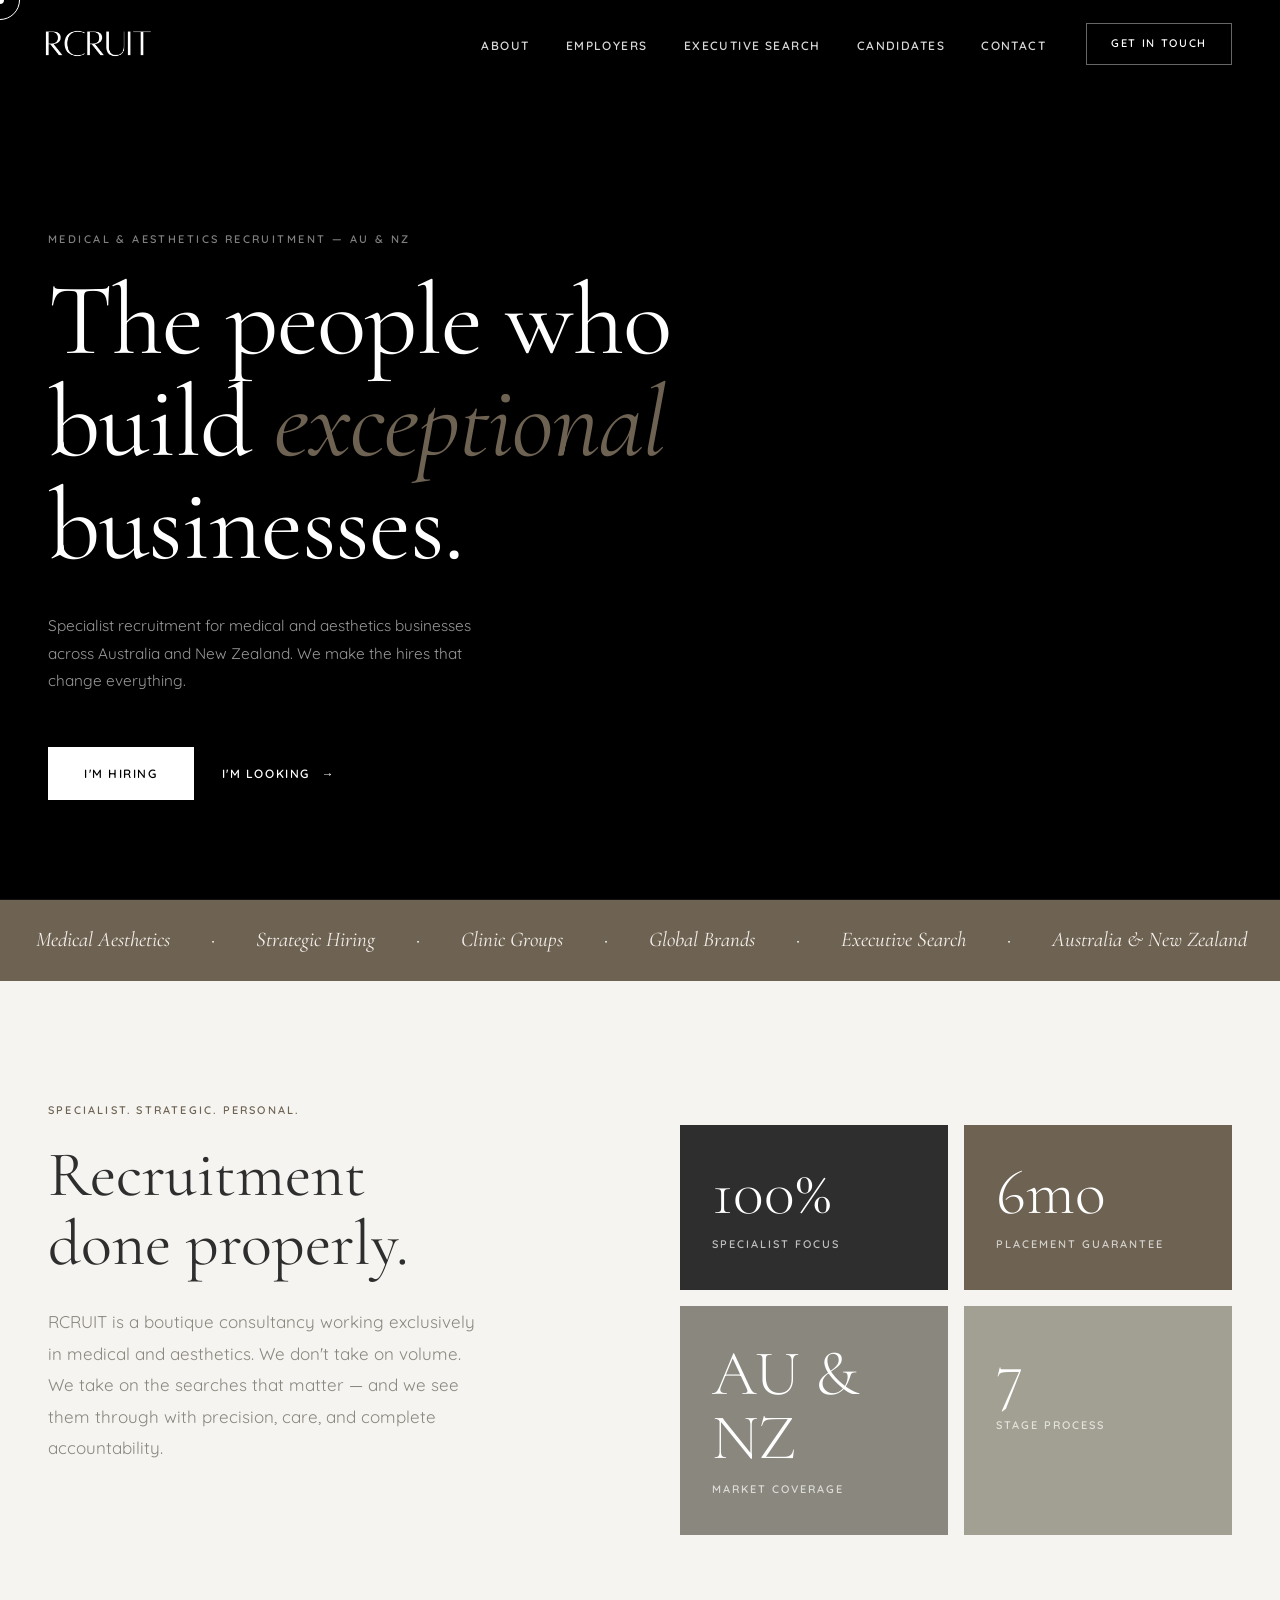
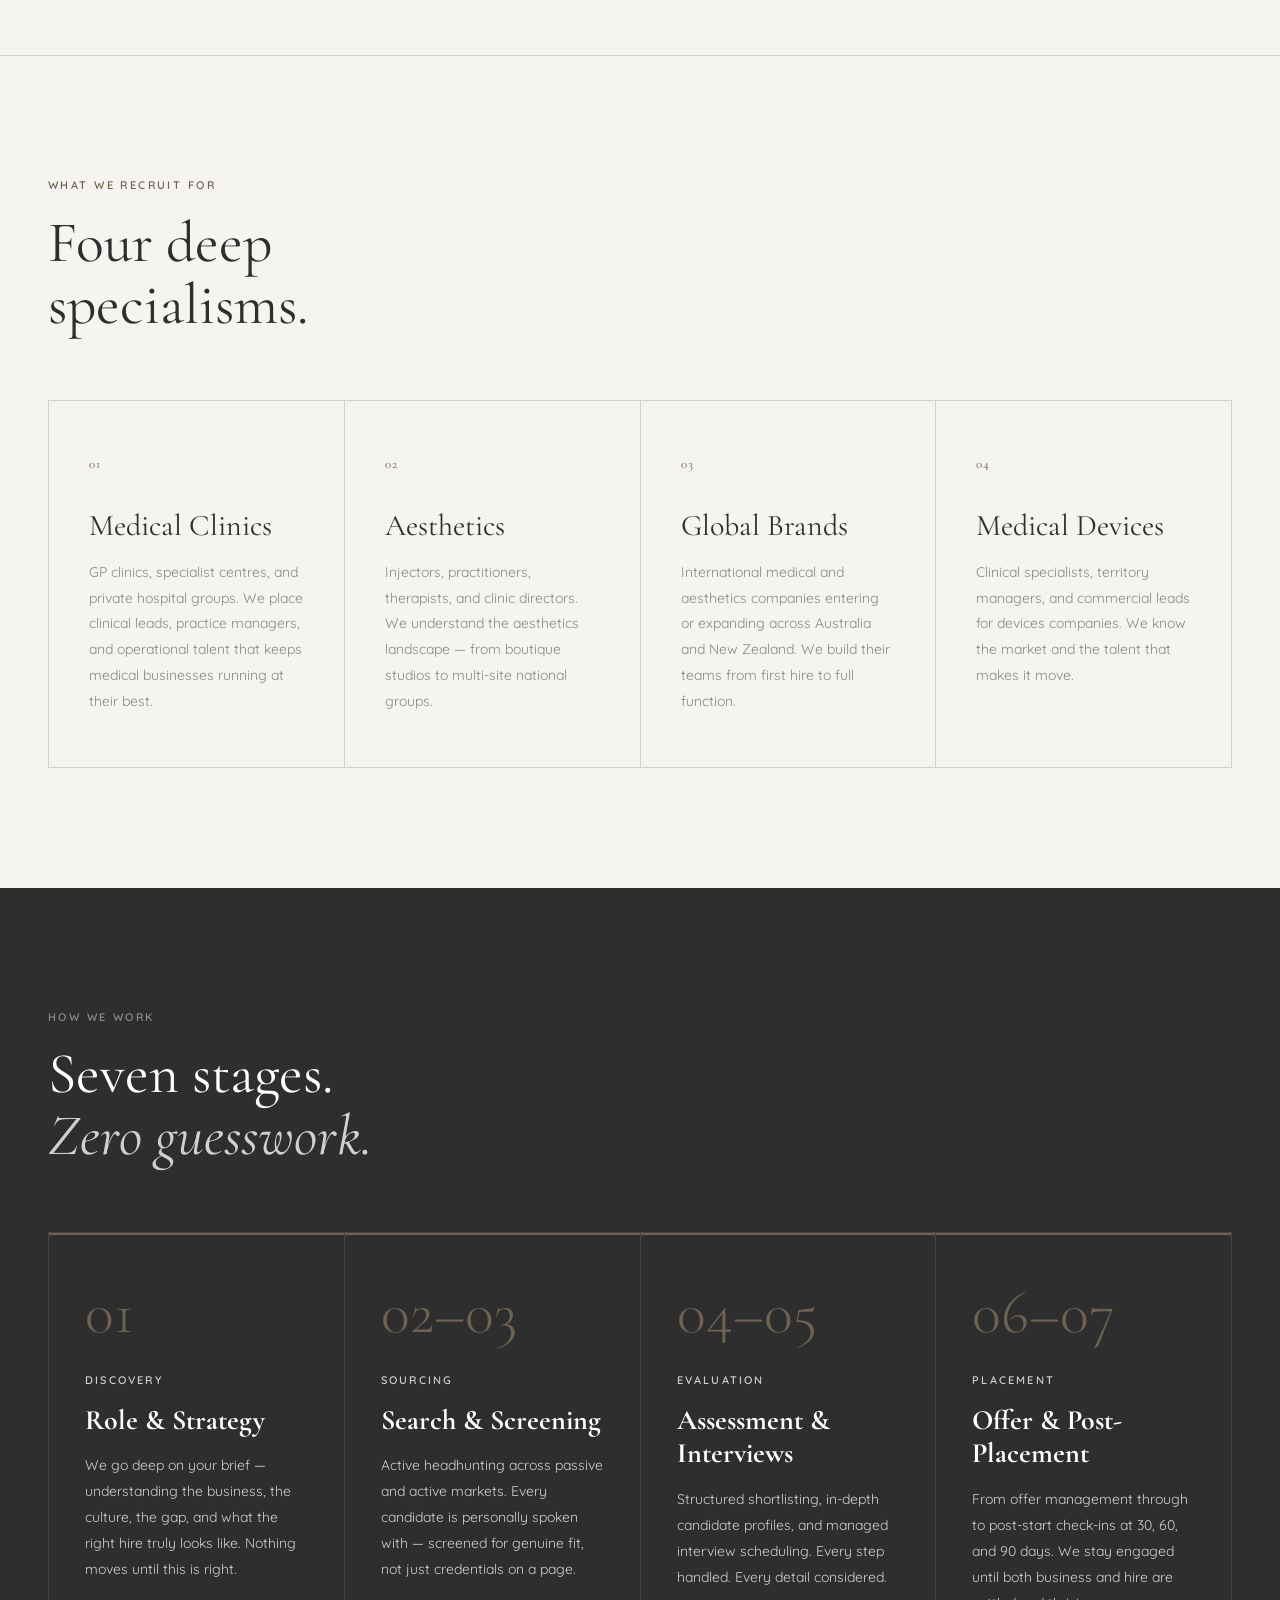
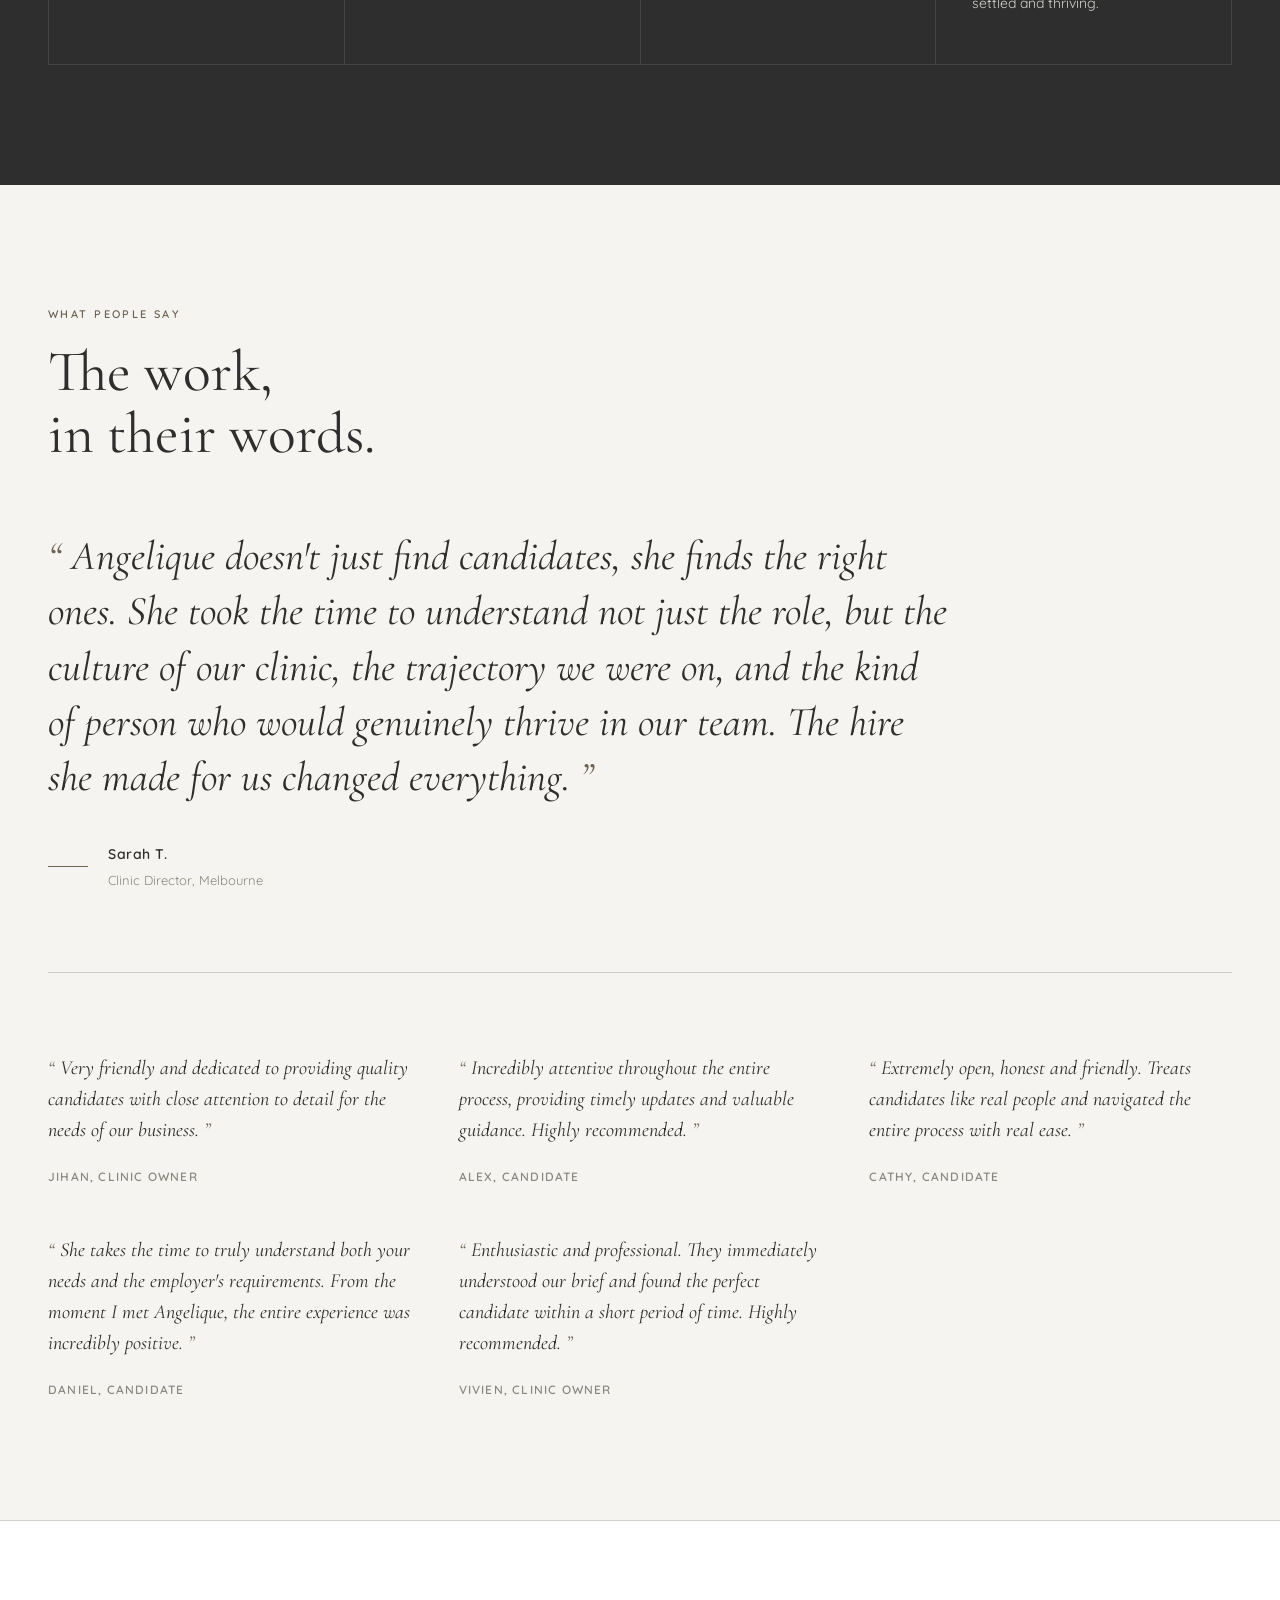
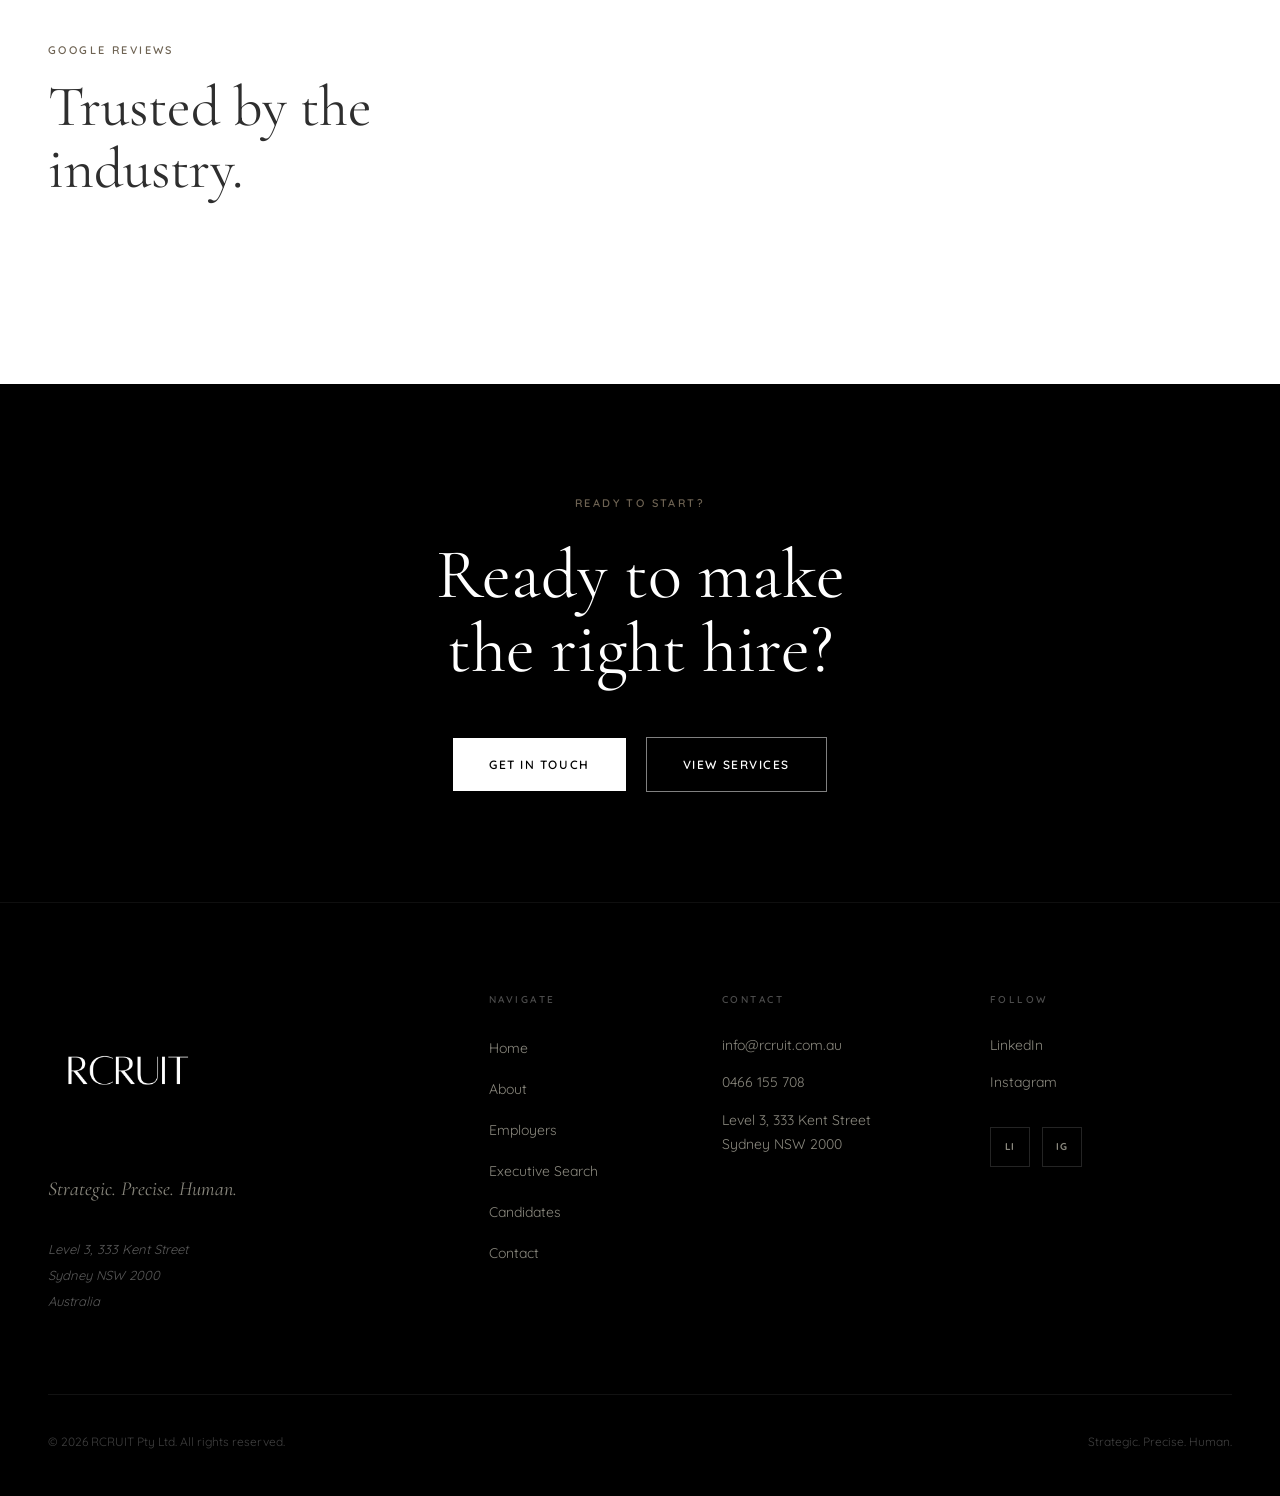
<file: index.html>
<!DOCTYPE html>
<html lang="en">
<head>
  <meta charset="UTF-8" />
  <meta name="viewport" content="width=device-width, initial-scale=1.0" />
  <title>RCRUIT — Strategic. Precise. Human.</title>
  <meta name="description" content="Specialist recruitment for medical and aesthetics businesses across Australia and New Zealand. RCRUIT makes the hires that change everything." />
  <link rel="canonical" href="https://rcruit.com.au/" />
  <link rel="preconnect" href="https://fonts.googleapis.com" />
  <link rel="preconnect" href="https://fonts.gstatic.com" crossorigin />
  <link href="https://fonts.googleapis.com/css2?family=Cormorant+Garamond:ital,wght@0,300;0,400;0,500;0,600;1,300;1,400;1,500&family=Quicksand:wght@300;400;500;600;700&display=swap" rel="stylesheet" />
  <link rel="stylesheet" href="css/style.css" />
  <script src="https://elfsightcdn.com/platform.js" async></script>
</head>
<body>

  <!-- Cursor -->
  <div class="cursor-dot" aria-hidden="true"></div>
  <div class="cursor-ring" aria-hidden="true"></div>

  <!-- Page Transition Overlay -->
  <div class="page-transition" aria-hidden="true"></div>

  <!-- Navigation -->
  <nav class="nav" role="navigation" aria-label="Main navigation">
    <div class="nav-inner">
      <a href="index.html" class="nav-logo-link" aria-label="RCRUIT — Home">
        <img src="logo.png" alt="RCRUIT" class="nav-logo" />
      </a>
      <div class="nav-right">
        <ul class="nav-links" role="list">
          <li><a href="about.html" class="nav-link">About</a></li>
          <li><a href="employers.html" class="nav-link">Employers</a></li>
          <li><a href="executive-search.html" class="nav-link">Executive Search</a></li>
          <li><a href="candidates.html" class="nav-link">Candidates</a></li>
          <li><a href="contact.html" class="nav-link">Contact</a></li>
        </ul>
        <a href="contact.html" class="nav-cta">Get In Touch</a>
        <button class="hamburger" aria-label="Toggle menu" aria-expanded="false">
          <span></span><span></span><span></span>
        </button>
      </div>
    </div>
  </nav>

  <!-- Mobile Menu -->
  <div class="mobile-menu" role="dialog" aria-label="Mobile navigation">
    <nav class="mob-links">
      <a href="index.html" class="mob-link">Home</a>
      <a href="about.html" class="mob-link">About</a>
      <a href="employers.html" class="mob-link">Employers</a>
      <a href="executive-search.html" class="mob-link">Executive Search</a>
      <a href="candidates.html" class="mob-link">Candidates</a>
      <a href="contact.html" class="mob-link">Contact</a>
    </nav>
    <div class="mob-footer">
      <a href="mailto:info@rcruit.com.au">info@rcruit.com.au</a>
      <a href="tel:0466155708">0466 155 708</a>
    </div>
  </div>

  <main>

    <!-- HERO -->
    <section class="hero" aria-label="Hero">
      <div class="container hero-inner">
        <p class="label-tag label-tag--light">Medical &amp; Aesthetics Recruitment — AU &amp; NZ</p>
        <h1 class="hero-title">
          The people who build <em class="taupe">exceptional</em> businesses.
        </h1>
        <p class="hero-sub">
          Specialist recruitment for medical and aesthetics businesses across Australia and New Zealand. We make the hires that change everything.
        </p>
        <div class="hero-ctas">
          <a href="employers.html" class="btn btn--white">I'm Hiring</a>
          <a href="candidates.html" class="link-arrow">
            I'm Looking <span class="arr">→</span>
          </a>
        </div>
      </div>
    </section>

    <!-- MARQUEE -->
    <div class="marquee-section" aria-hidden="true">
      <div class="marquee-track">
        <!-- Set 1 -->
        <span class="marquee-item">Medical Aesthetics</span>
        <span class="marquee-sep">&nbsp;·&nbsp;</span>
        <span class="marquee-item">Strategic Hiring</span>
        <span class="marquee-sep">&nbsp;·&nbsp;</span>
        <span class="marquee-item">Clinic Groups</span>
        <span class="marquee-sep">&nbsp;·&nbsp;</span>
        <span class="marquee-item">Global Brands</span>
        <span class="marquee-sep">&nbsp;·&nbsp;</span>
        <span class="marquee-item">Executive Search</span>
        <span class="marquee-sep">&nbsp;·&nbsp;</span>
        <span class="marquee-item">Australia &amp; New Zealand</span>
        <span class="marquee-sep">&nbsp;·&nbsp;</span>
        <!-- Set 2 -->
        <span class="marquee-item">Medical Aesthetics</span>
        <span class="marquee-sep">&nbsp;·&nbsp;</span>
        <span class="marquee-item">Strategic Hiring</span>
        <span class="marquee-sep">&nbsp;·&nbsp;</span>
        <span class="marquee-item">Clinic Groups</span>
        <span class="marquee-sep">&nbsp;·&nbsp;</span>
        <span class="marquee-item">Global Brands</span>
        <span class="marquee-sep">&nbsp;·&nbsp;</span>
        <span class="marquee-item">Executive Search</span>
        <span class="marquee-sep">&nbsp;·&nbsp;</span>
        <span class="marquee-item">Australia &amp; New Zealand</span>
        <span class="marquee-sep">&nbsp;·&nbsp;</span>
        <!-- Set 3 -->
        <span class="marquee-item">Medical Aesthetics</span>
        <span class="marquee-sep">&nbsp;·&nbsp;</span>
        <span class="marquee-item">Strategic Hiring</span>
        <span class="marquee-sep">&nbsp;·&nbsp;</span>
        <span class="marquee-item">Clinic Groups</span>
        <span class="marquee-sep">&nbsp;·&nbsp;</span>
        <span class="marquee-item">Global Brands</span>
        <span class="marquee-sep">&nbsp;·&nbsp;</span>
        <span class="marquee-item">Executive Search</span>
        <span class="marquee-sep">&nbsp;·&nbsp;</span>
        <span class="marquee-item">Australia &amp; New Zealand</span>
        <span class="marquee-sep">&nbsp;·&nbsp;</span>
        <!-- Set 4 -->
        <span class="marquee-item">Medical Aesthetics</span>
        <span class="marquee-sep">&nbsp;·&nbsp;</span>
        <span class="marquee-item">Strategic Hiring</span>
        <span class="marquee-sep">&nbsp;·&nbsp;</span>
        <span class="marquee-item">Clinic Groups</span>
        <span class="marquee-sep">&nbsp;·&nbsp;</span>
        <span class="marquee-item">Global Brands</span>
        <span class="marquee-sep">&nbsp;·&nbsp;</span>
        <span class="marquee-item">Executive Search</span>
        <span class="marquee-sep">&nbsp;·&nbsp;</span>
        <span class="marquee-item">Australia &amp; New Zealand</span>
        <span class="marquee-sep">&nbsp;·&nbsp;</span>
      </div>
    </div>

    <!-- INTRO + STATS -->
    <section class="intro-section" aria-label="Introduction">
      <div class="container">
        <div class="intro-grid">
          <div>
            <p class="intro-eyebrow" data-reveal>Specialist. Strategic. Personal.</p>
            <h2 class="intro-title" data-reveal data-delay="1">Recruitment<br />done properly.</h2>
            <p class="intro-body" data-reveal data-delay="2">
              RCRUIT is a boutique consultancy working exclusively in medical and aesthetics. We don't take on volume. We take on the searches that matter — and we see them through with precision, care, and complete accountability.
            </p>
          </div>
          <div class="stats-grid">
            <div class="stat-card stat-card--charcoal" data-reveal data-delay="1">
              <div class="stat-number">100%</div>
              <div class="stat-label">Specialist Focus</div>
            </div>
            <div class="stat-card stat-card--taupe" data-reveal data-delay="2">
              <div class="stat-number">6mo</div>
              <div class="stat-label">Placement Guarantee</div>
            </div>
            <div class="stat-card stat-card--warm-grey" data-reveal data-delay="3">
              <div class="stat-number">AU &amp; NZ</div>
              <div class="stat-label">Market Coverage</div>
            </div>
            <div class="stat-card stat-card--greige" data-reveal data-delay="4">
              <div class="stat-number">7</div>
              <div class="stat-label">Stage Process</div>
            </div>
          </div>
        </div>
      </div>
    </section>

    <!-- SPECIALISMS -->
    <section class="specialisms-section" aria-label="Our specialisms">
      <div class="container">
        <div class="section-head" data-reveal>
          <p class="section-eye">What We Recruit For</p>
          <h2 class="section-title">Four deep<br />specialisms.</h2>
        </div>
        <div class="specialism-grid">
          <article class="specialism-card" data-reveal data-delay="1">
            <p class="spec-num">01</p>
            <h3 class="spec-title">Medical Clinics</h3>
            <p class="spec-text">GP clinics, specialist centres, and private hospital groups. We place clinical leads, practice managers, and operational talent that keeps medical businesses running at their best.</p>
          </article>
          <article class="specialism-card" data-reveal data-delay="2">
            <p class="spec-num">02</p>
            <h3 class="spec-title">Aesthetics</h3>
            <p class="spec-text">Injectors, practitioners, therapists, and clinic directors. We understand the aesthetics landscape — from boutique studios to multi-site national groups.</p>
          </article>
          <article class="specialism-card" data-reveal data-delay="3">
            <p class="spec-num">03</p>
            <h3 class="spec-title">Global Brands</h3>
            <p class="spec-text">International medical and aesthetics companies entering or expanding across Australia and New Zealand. We build their teams from first hire to full function.</p>
          </article>
          <article class="specialism-card" data-reveal data-delay="4">
            <p class="spec-num">04</p>
            <h3 class="spec-title">Medical Devices</h3>
            <p class="spec-text">Clinical specialists, territory managers, and commercial leads for devices companies. We know the market and the talent that makes it move.</p>
          </article>
        </div>
      </div>
    </section>

    <!-- PROCESS -->
    <section class="process-section" aria-label="Our process">
      <div class="container">
        <div class="section-head" data-reveal>
          <p class="section-eye section-eye--light">How We Work</p>
          <h2 class="section-title" style="color:var(--white);">Seven stages.<br /><em class="mist">Zero guesswork.</em></h2>
        </div>
        <div class="process-grid">
          <div class="process-col" data-reveal data-delay="1">
            <div class="process-num">01</div>
            <p class="process-stage">Discovery</p>
            <h3 class="process-title">Role &amp; Strategy</h3>
            <p class="process-text">We go deep on your brief — understanding the business, the culture, the gap, and what the right hire truly looks like. Nothing moves until this is right.</p>
          </div>
          <div class="process-col" data-reveal data-delay="2">
            <div class="process-num">02–03</div>
            <p class="process-stage">Sourcing</p>
            <h3 class="process-title">Search &amp; Screening</h3>
            <p class="process-text">Active headhunting across passive and active markets. Every candidate is personally spoken with — screened for genuine fit, not just credentials on a page.</p>
          </div>
          <div class="process-col" data-reveal data-delay="3">
            <div class="process-num">04–05</div>
            <p class="process-stage">Evaluation</p>
            <h3 class="process-title">Assessment &amp; Interviews</h3>
            <p class="process-text">Structured shortlisting, in-depth candidate profiles, and managed interview scheduling. Every step handled. Every detail considered.</p>
          </div>
          <div class="process-col" data-reveal data-delay="4">
            <div class="process-num">06–07</div>
            <p class="process-stage">Placement</p>
            <h3 class="process-title">Offer &amp; Post-Placement</h3>
            <p class="process-text">From offer management through to post-start check-ins at 30, 60, and 90 days. We stay engaged until both business and hire are settled and thriving.</p>
          </div>
        </div>
      </div>
    </section>

    <!-- TESTIMONIALS -->
    <section class="testimonials-section" aria-label="Testimonials">
      <div class="container">
        <div class="section-head" data-reveal>
          <p class="section-eye">What People Say</p>
          <h2 class="section-title">The work,<br />in their words.</h2>
        </div>

        <div class="testimonial-featured" data-reveal>
          <blockquote class="t-featured-quote">
            Angelique doesn't just find candidates, she finds the right ones. She took the time to understand not just the role, but the culture of our clinic, the trajectory we were on, and the kind of person who would genuinely thrive in our team. The hire she made for us changed everything.
          </blockquote>
          <div class="t-author">
            <div class="t-author-dot"></div>
            <div>
              <p class="t-author-name">Sarah T.</p>
              <p class="t-author-role">Clinic Director, Melbourne</p>
            </div>
          </div>
        </div>

        <div class="testimonials-grid">
          <div class="t-card" data-reveal data-delay="1">
            <blockquote class="t-card-quote">
              Very friendly and dedicated to providing quality candidates with close attention to detail for the needs of our business.
            </blockquote>
            <p class="t-card-author">Jihan, Clinic Owner</p>
          </div>
          <div class="t-card" data-reveal data-delay="2">
            <blockquote class="t-card-quote">
              Incredibly attentive throughout the entire process, providing timely updates and valuable guidance. Highly recommended.
            </blockquote>
            <p class="t-card-author">Alex, Candidate</p>
          </div>
          <div class="t-card" data-reveal data-delay="3">
            <blockquote class="t-card-quote">
              Extremely open, honest and friendly. Treats candidates like real people and navigated the entire process with real ease.
            </blockquote>
            <p class="t-card-author">Cathy, Candidate</p>
          </div>
          <div class="t-card" data-reveal data-delay="4">
            <blockquote class="t-card-quote">
              She takes the time to truly understand both your needs and the employer's requirements. From the moment I met Angelique, the entire experience was incredibly positive.
            </blockquote>
            <p class="t-card-author">Daniel, Candidate</p>
          </div>
          <div class="t-card" data-reveal data-delay="5">
            <blockquote class="t-card-quote">
              Enthusiastic and professional. They immediately understood our brief and found the perfect candidate within a short period of time. Highly recommended.
            </blockquote>
            <p class="t-card-author">Vivien, Clinic Owner</p>
          </div>
        </div>
      </div>
    </section>

    <!-- GOOGLE REVIEWS -->
    <section class="reviews-section" aria-label="Google Reviews">
      <div class="container">
        <div class="section-head" data-reveal>
          <p class="section-eye">Google Reviews</p>
          <h2 class="section-title">Trusted by the<br />industry.</h2>
        </div>
        <div data-reveal data-delay="1">
          <div class="elfsight-app-8a62e30c-fa4a-4511-ba09-f2f85328e8db" data-elfsight-app-lazy></div>
        </div>
      </div>
    </section>

    <!-- CTA BANNER -->
    <section class="cta-banner" aria-label="Call to action">
      <div class="container">
        <p class="cta-banner-eye" data-reveal>Ready to Start?</p>
        <h2 class="cta-banner-title" data-reveal data-delay="1">
          Ready to make<br />the right hire?
        </h2>
        <div class="cta-banner-btns" data-reveal data-delay="2">
          <a href="contact.html" class="btn btn--white">Get In Touch</a>
          <a href="employers.html" class="btn btn--outline-white">View Services</a>
        </div>
      </div>
    </section>

  </main>

  <!-- FOOTER -->
  <footer>
    <div class="container">
      <div class="footer-grid">
        <div class="footer-brand">
          <img src="logo.png" alt="RCRUIT" class="footer-logo" />
          <p class="footer-tagline">Strategic. Precise. Human.</p>
          <address class="footer-address">
            Level 3, 333 Kent Street<br />
            Sydney NSW 2000<br />
            Australia
          </address>
        </div>
        <div>
          <p class="footer-col-head">Navigate</p>
          <ul class="footer-nav-list" role="list">
            <li><a href="index.html" class="footer-nav-link">Home</a></li>
            <li><a href="about.html" class="footer-nav-link">About</a></li>
            <li><a href="employers.html" class="footer-nav-link">Employers</a></li>
            <li><a href="executive-search.html" class="footer-nav-link">Executive Search</a></li>
            <li><a href="candidates.html" class="footer-nav-link">Candidates</a></li>
            <li><a href="contact.html" class="footer-nav-link">Contact</a></li>
          </ul>
        </div>
        <div>
          <p class="footer-col-head">Contact</p>
          <div class="footer-contact-list">
            <a href="mailto:info@rcruit.com.au" class="footer-contact-item">info@rcruit.com.au</a>
            <a href="tel:0466155708" class="footer-contact-item">0466 155 708</a>
            <span class="footer-contact-item">Level 3, 333 Kent Street<br />Sydney NSW 2000</span>
          </div>
        </div>
        <div>
          <p class="footer-col-head">Follow</p>
          <div class="footer-contact-list">
            <a href="https://linkedin.com/company/rcruitaus" target="_blank" rel="noopener noreferrer" class="footer-contact-item">LinkedIn</a>
            <a href="https://instagram.com/rcruit_/" target="_blank" rel="noopener noreferrer" class="footer-contact-item">Instagram</a>
          </div>
          <div class="footer-socials">
            <a href="https://linkedin.com/company/rcruitaus" target="_blank" rel="noopener noreferrer" class="footer-social" aria-label="LinkedIn">LI</a>
            <a href="https://instagram.com/rcruit_/" target="_blank" rel="noopener noreferrer" class="footer-social" aria-label="Instagram">IG</a>
          </div>
        </div>
      </div>
      <div class="footer-bottom">
        <p class="footer-copy">&copy; 2026 RCRUIT Pty Ltd. All rights reserved.</p>
        <p class="footer-copy">Strategic. Precise. Human.</p>
      </div>
    </div>
  </footer>

  <script src="js/main.js"></script>
</body>
</html>
</file>
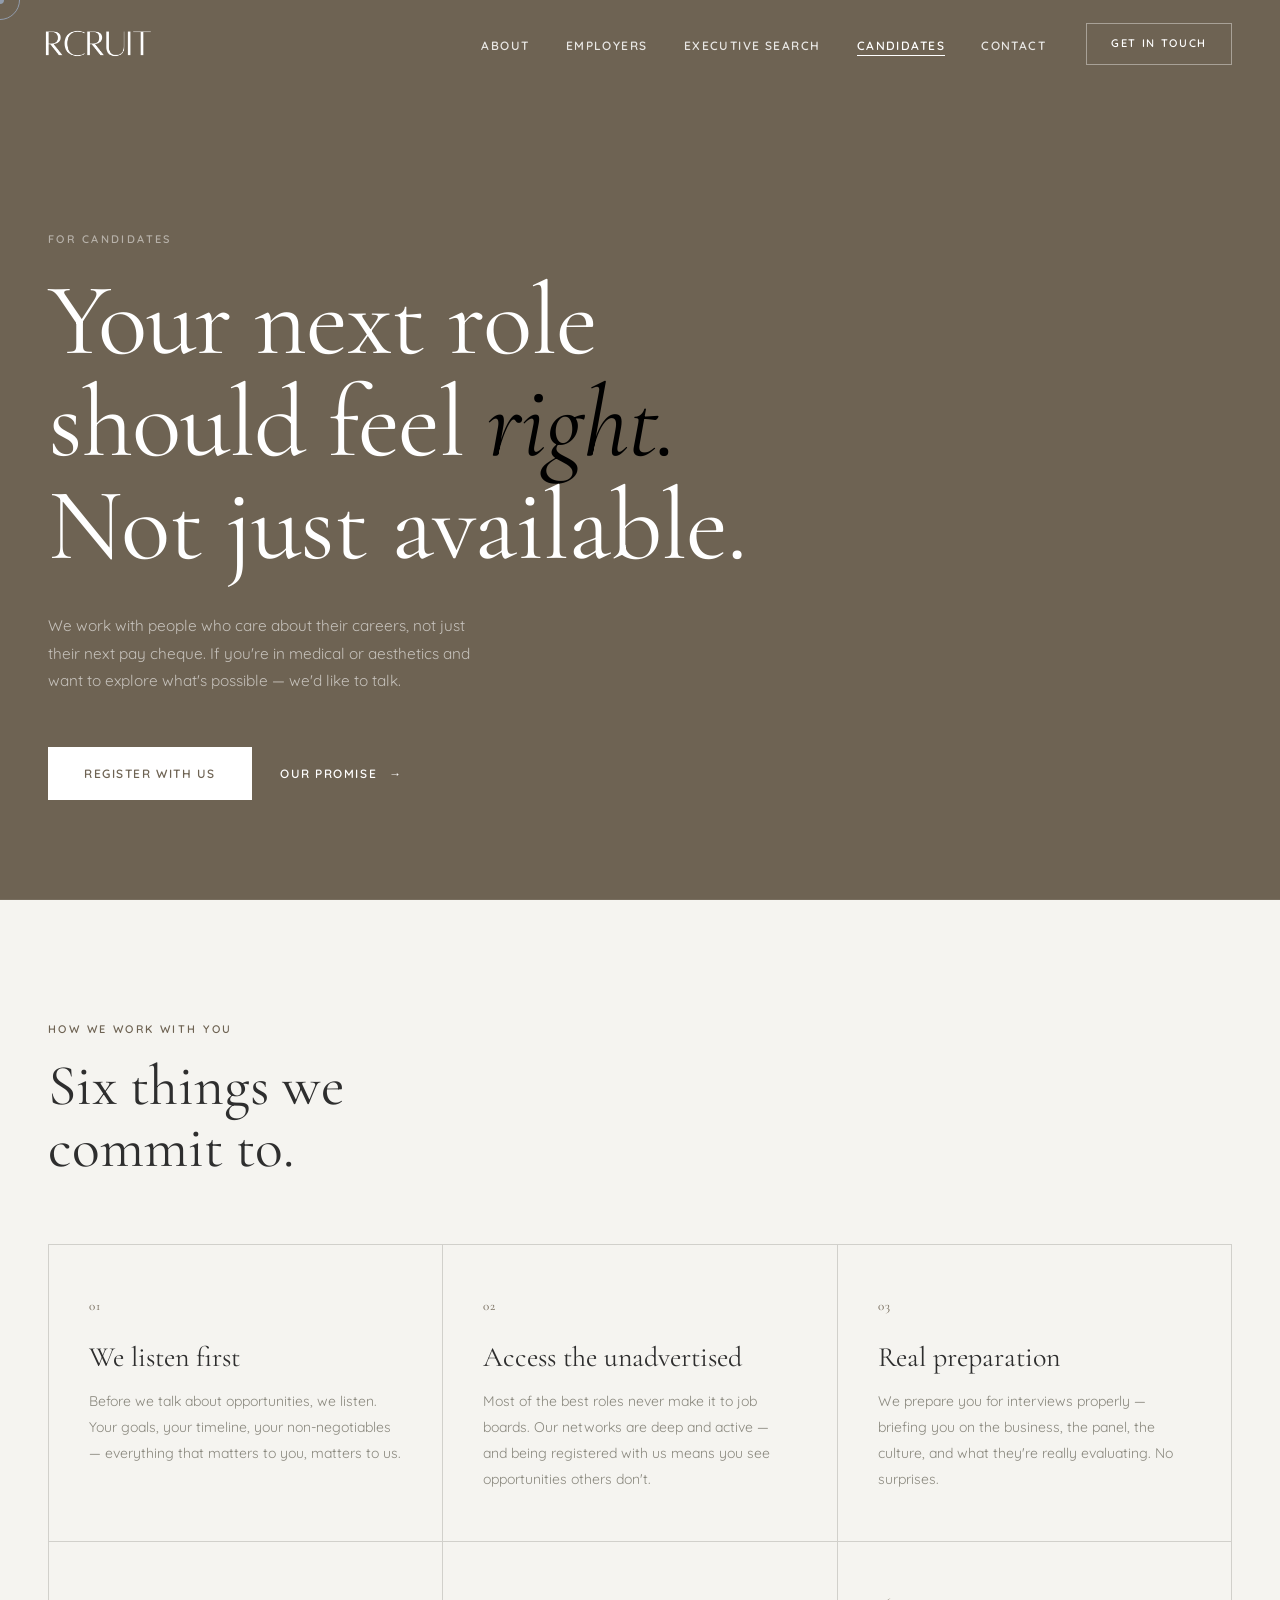
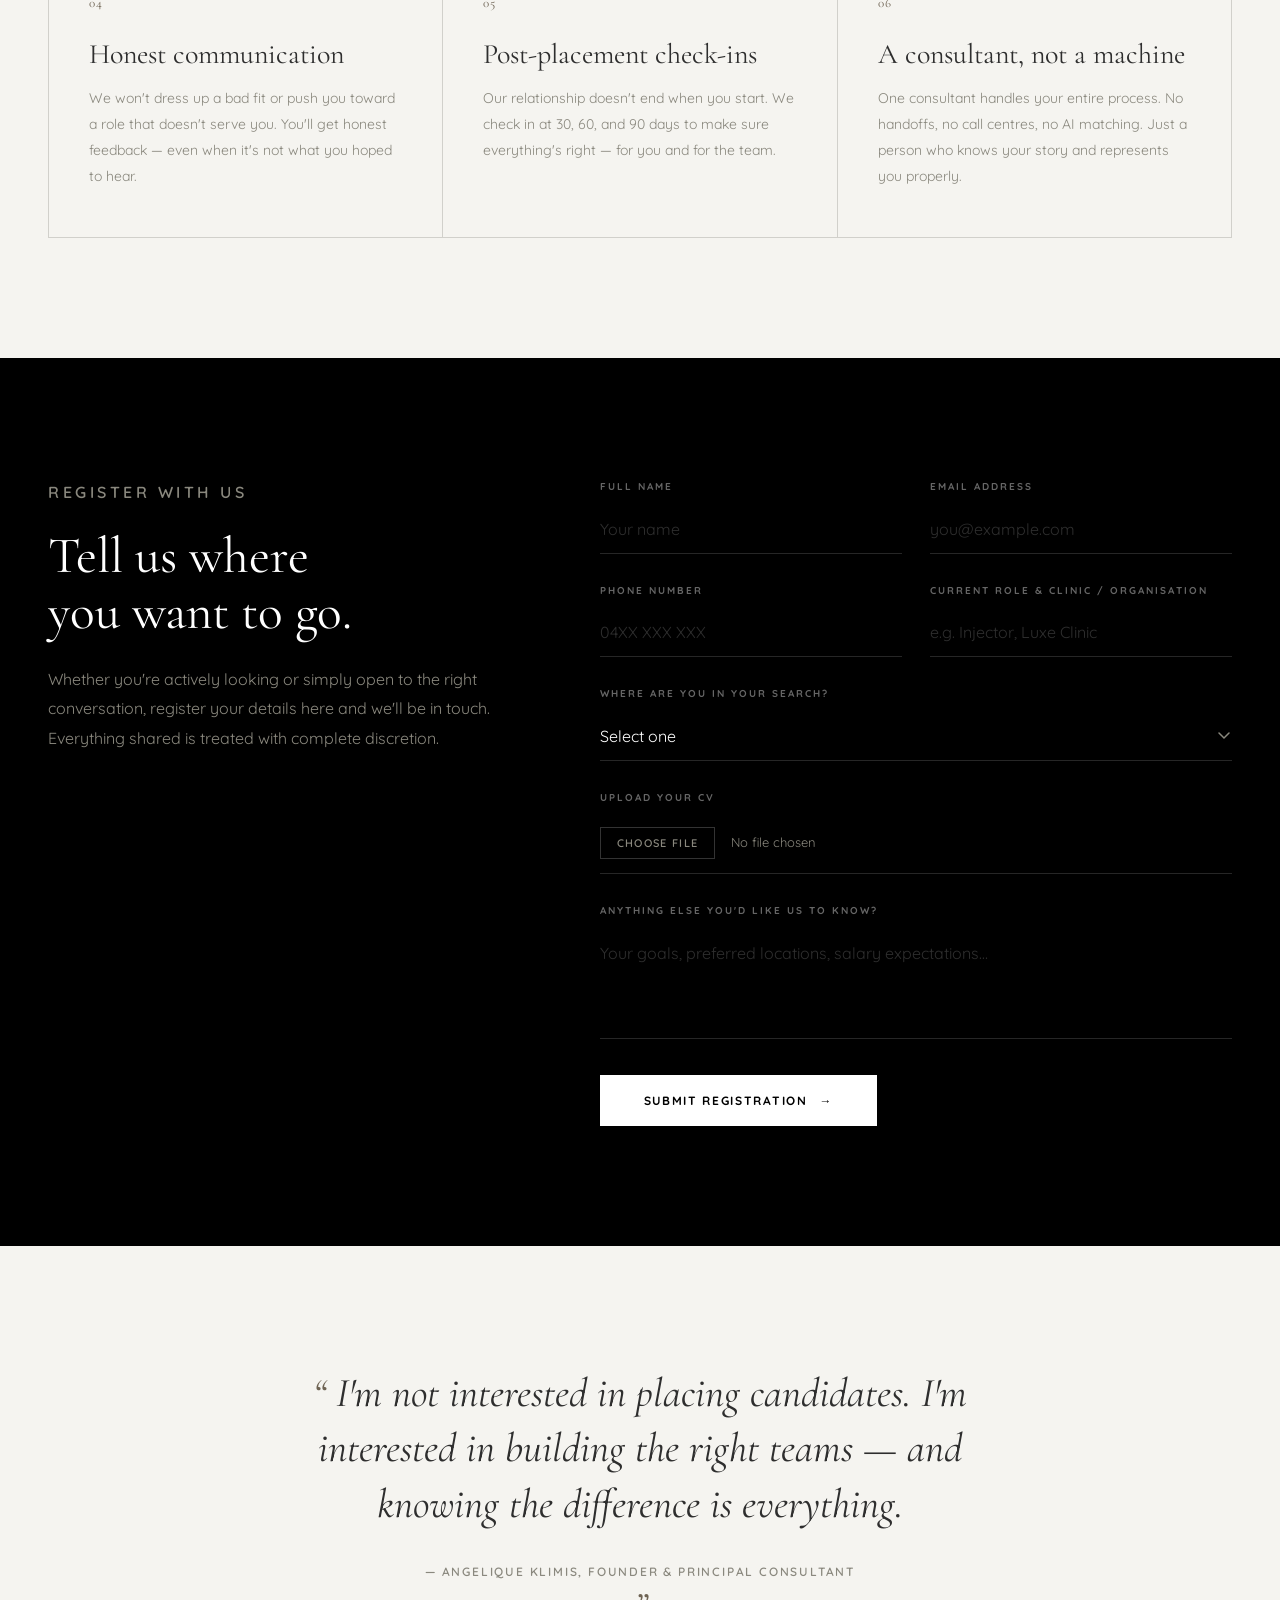
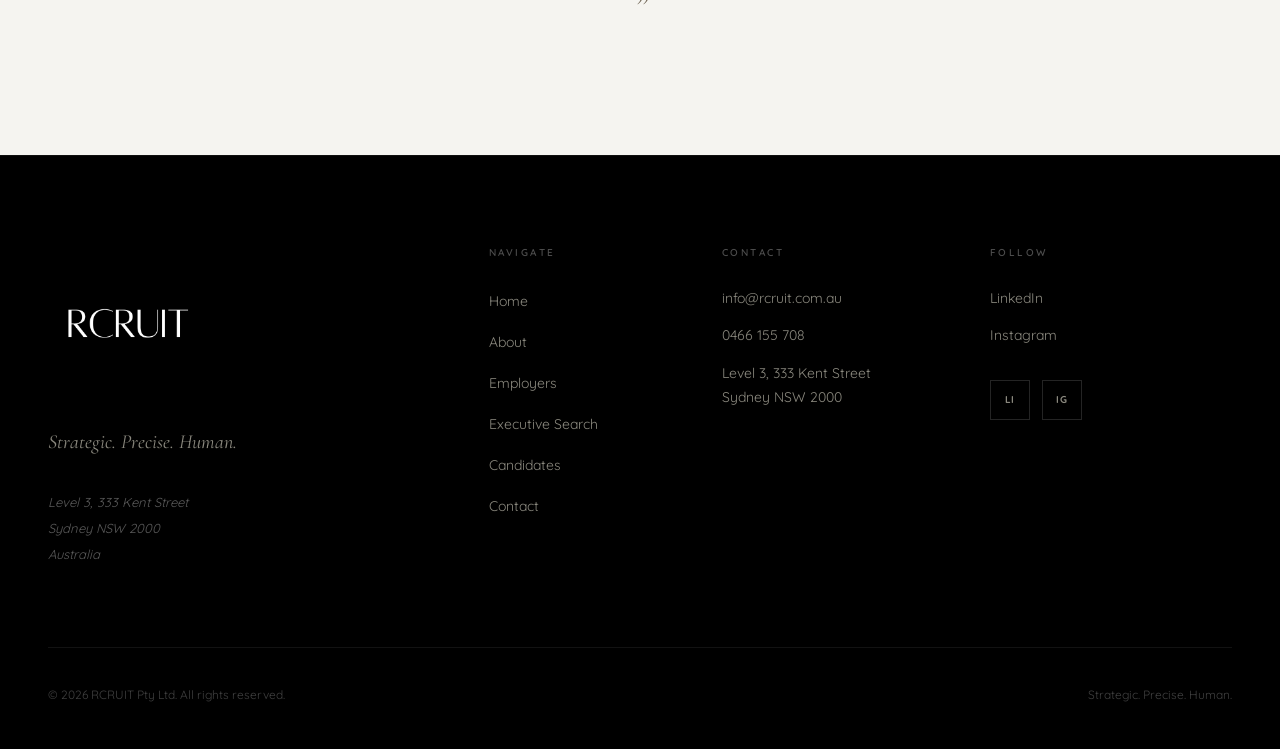
<file: candidates.html>
<!DOCTYPE html>
<html lang="en">
<head>
  <meta charset="UTF-8" />
  <meta name="viewport" content="width=device-width, initial-scale=1.0" />
  <title>For Candidates — RCRUIT</title>
  <meta name="description" content="Looking for your next role in medical or aesthetics? Register with RCRUIT for access to unadvertised opportunities and a consultant who actually listens." />
  <link rel="canonical" href="https://rcruit.com.au/candidates.html" />
  <link rel="preconnect" href="https://fonts.googleapis.com" />
  <link rel="preconnect" href="https://fonts.gstatic.com" crossorigin />
  <link href="https://fonts.googleapis.com/css2?family=Cormorant+Garamond:ital,wght@0,300;0,400;0,500;0,600;1,300;1,400;1,500&family=Quicksand:wght@300;400;500;600;700&display=swap" rel="stylesheet" />
  <link rel="stylesheet" href="css/style.css" />
</head>
<body>

  <div class="cursor-dot" aria-hidden="true"></div>
  <div class="cursor-ring" aria-hidden="true"></div>
  <div class="page-transition" aria-hidden="true"></div>

  <nav class="nav" role="navigation" aria-label="Main navigation">
    <div class="nav-inner">
      <a href="index.html" class="nav-logo-link" aria-label="RCRUIT — Home">
        <img src="logo.png" alt="RCRUIT" class="nav-logo" />
      </a>
      <div class="nav-right">
        <ul class="nav-links" role="list">
          <li><a href="about.html" class="nav-link">About</a></li>
          <li><a href="employers.html" class="nav-link">Employers</a></li>
          <li><a href="executive-search.html" class="nav-link">Executive Search</a></li>
          <li><a href="candidates.html" class="nav-link">Candidates</a></li>
          <li><a href="contact.html" class="nav-link">Contact</a></li>
        </ul>
        <a href="contact.html" class="nav-cta">Get In Touch</a>
        <button class="hamburger" aria-label="Toggle menu" aria-expanded="false">
          <span></span><span></span><span></span>
        </button>
      </div>
    </div>
  </nav>

  <div class="mobile-menu" role="dialog" aria-label="Mobile navigation">
    <nav class="mob-links">
      <a href="index.html" class="mob-link">Home</a>
      <a href="about.html" class="mob-link">About</a>
      <a href="employers.html" class="mob-link">Employers</a>
      <a href="executive-search.html" class="mob-link">Executive Search</a>
      <a href="candidates.html" class="mob-link">Candidates</a>
      <a href="contact.html" class="mob-link">Contact</a>
    </nav>
    <div class="mob-footer">
      <a href="mailto:info@rcruit.com.au">info@rcruit.com.au</a>
      <a href="tel:0466155708">0466 155 708</a>
    </div>
  </div>

  <main>

    <!-- HERO (taupe) -->
    <section class="hero hero--taupe" aria-label="For candidates">
      <div class="container hero-inner">
        <p class="label-tag label-tag--light">For Candidates</p>
        <h1 class="hero-title">
          Your next role should feel <em style="color:#000000; font-style:italic;">right.</em><br /><span style="white-space:nowrap;">Not just available.</span>
        </h1>
        <p class="hero-sub">
          We work with people who care about their careers, not just their next pay cheque. If you're in medical or aesthetics and want to explore what's possible — we'd like to talk.
        </p>
        <div class="hero-ctas">
          <a href="#register" class="btn btn--white" style="color:var(--taupe);">Register With Us</a>
          <a href="#our-promise" class="link-arrow">
            Our Promise <span class="arr">→</span>
          </a>
        </div>
      </div>
    </section>

    <!-- PROMISE CARDS -->
    <section class="promise-section" id="our-promise" aria-label="Our promise to candidates">
      <div class="container">
        <div class="section-head" data-reveal>
          <p class="section-eye">How We Work With You</p>
          <h2 class="section-title">Six things we<br />commit to.</h2>
        </div>
        <div class="promise-grid">
          <div class="promise-card" data-reveal data-delay="1">
            <p class="promise-num">01</p>
            <h3 class="promise-title">We listen first</h3>
            <p class="promise-text">Before we talk about opportunities, we listen. Your goals, your timeline, your non-negotiables — everything that matters to you, matters to us.</p>
          </div>
          <div class="promise-card" data-reveal data-delay="2">
            <p class="promise-num">02</p>
            <h3 class="promise-title">Access the unadvertised</h3>
            <p class="promise-text">Most of the best roles never make it to job boards. Our networks are deep and active — and being registered with us means you see opportunities others don't.</p>
          </div>
          <div class="promise-card" data-reveal data-delay="3">
            <p class="promise-num">03</p>
            <h3 class="promise-title">Real preparation</h3>
            <p class="promise-text">We prepare you for interviews properly — briefing you on the business, the panel, the culture, and what they're really evaluating. No surprises.</p>
          </div>
          <div class="promise-card" data-reveal data-delay="4">
            <p class="promise-num">04</p>
            <h3 class="promise-title">Honest communication</h3>
            <p class="promise-text">We won't dress up a bad fit or push you toward a role that doesn't serve you. You'll get honest feedback — even when it's not what you hoped to hear.</p>
          </div>
          <div class="promise-card" data-reveal data-delay="5">
            <p class="promise-num">05</p>
            <h3 class="promise-title">Post-placement check-ins</h3>
            <p class="promise-text">Our relationship doesn't end when you start. We check in at 30, 60, and 90 days to make sure everything's right — for you and for the team.</p>
          </div>
          <div class="promise-card" data-reveal data-delay="6">
            <p class="promise-num">06</p>
            <h3 class="promise-title">A consultant, not a machine</h3>
            <p class="promise-text">One consultant handles your entire process. No handoffs, no call centres, no AI matching. Just a person who knows your story and represents you properly.</p>
          </div>
        </div>
      </div>
    </section>

    <!-- REGISTRATION FORM -->
    <section class="form-section" id="register" aria-label="Register with RCRUIT">
      <div class="container">
        <div class="form-layout">
          <div class="form-intro">
            <p class="label-tag label-tag--light" data-reveal>Register With Us</p>
            <h2 data-reveal data-delay="1">Tell us where<br />you want to go.</h2>
            <p data-reveal data-delay="2">
              Whether you're actively looking or simply open to the right conversation, register your details here and we'll be in touch. Everything shared is treated with complete discretion.
            </p>
          </div>

          <form id="candidate-form" class="form-body" action="https://formspree.io/f/xnjwpzjv" method="POST" enctype="multipart/form-data" novalidate>
            <div class="form-row">
              <div class="field">
                <label for="c-name">Full Name</label>
                <input type="text" id="c-name" name="name" placeholder="Your name" autocomplete="name" required />
              </div>
              <div class="field">
                <label for="c-email">Email Address</label>
                <input type="email" id="c-email" name="email" placeholder="you@example.com" autocomplete="email" required />
              </div>
            </div>
            <div class="form-row">
              <div class="field">
                <label for="c-phone">Phone Number</label>
                <input type="tel" id="c-phone" name="phone" placeholder="04XX XXX XXX" autocomplete="tel" />
              </div>
              <div class="field">
                <label for="c-role">Current Role &amp; Clinic / Organisation</label>
                <input type="text" id="c-role" name="current_role" placeholder="e.g. Injector, Luxe Clinic" />
              </div>
            </div>
            <div class="field">
              <label for="c-status">Where Are You In Your Search?</label>
              <select id="c-status" name="status" required>
                <option value="" disabled selected>Select one</option>
                <option value="actively-looking">Actively looking</option>
                <option value="passively-looking">Passively looking — open to the right role</option>
                <option value="exploring">Just exploring what's out there</option>
              </select>
            </div>
            <div class="field">
              <label for="c-cv">Upload Your CV</label>
              <input type="file" id="c-cv" name="cv" accept=".pdf,.doc,.docx" />
            </div>
            <div class="field">
              <label for="c-message">Anything Else You'd Like Us To Know?</label>
              <textarea id="c-message" name="message" placeholder="Your goals, preferred locations, salary expectations…"></textarea>
            </div>
            <button type="submit" class="submit-btn">
              Submit Registration <span>→</span>
            </button>
          </form>
          <div id="candidate-success" style="display:none;">
            <p class="contact-feedback contact-feedback--success">Thank you. We'll be in touch shortly.</p>
          </div>
          <div id="candidate-error" style="display:none;">
            <p class="contact-feedback contact-feedback--error">Something went wrong. Please email us at <a href="mailto:info@rcruit.com.au">info@rcruit.com.au</a></p>
          </div>
        </div>
      </div>
    </section>

    <!-- PULL QUOTE -->
    <section class="pull-quote-section" aria-label="Quote">
      <div class="container">
        <p class="pull-quote" data-reveal>
          I'm not interested in placing candidates. I'm interested in building the right teams — and knowing the difference is everything.
          <span class="pull-quote-attr">— Angelique Klimis, Founder &amp; Principal Consultant</span>
        </p>
      </div>
    </section>

  </main>

  <footer>
    <div class="container">
      <div class="footer-grid">
        <div class="footer-brand">
          <img src="logo.png" alt="RCRUIT" class="footer-logo" />
          <p class="footer-tagline">Strategic. Precise. Human.</p>
          <address class="footer-address">
            Level 3, 333 Kent Street<br />
            Sydney NSW 2000<br />
            Australia
          </address>
        </div>
        <div>
          <p class="footer-col-head">Navigate</p>
          <ul class="footer-nav-list" role="list">
            <li><a href="index.html" class="footer-nav-link">Home</a></li>
            <li><a href="about.html" class="footer-nav-link">About</a></li>
            <li><a href="employers.html" class="footer-nav-link">Employers</a></li>
            <li><a href="executive-search.html" class="footer-nav-link">Executive Search</a></li>
            <li><a href="candidates.html" class="footer-nav-link">Candidates</a></li>
            <li><a href="contact.html" class="footer-nav-link">Contact</a></li>
          </ul>
        </div>
        <div>
          <p class="footer-col-head">Contact</p>
          <div class="footer-contact-list">
            <a href="mailto:info@rcruit.com.au" class="footer-contact-item">info@rcruit.com.au</a>
            <a href="tel:0466155708" class="footer-contact-item">0466 155 708</a>
            <span class="footer-contact-item">Level 3, 333 Kent Street<br />Sydney NSW 2000</span>
          </div>
        </div>
        <div>
          <p class="footer-col-head">Follow</p>
          <div class="footer-contact-list">
            <a href="https://linkedin.com/company/rcruitaus" target="_blank" rel="noopener noreferrer" class="footer-contact-item">LinkedIn</a>
            <a href="https://instagram.com/rcruit_/" target="_blank" rel="noopener noreferrer" class="footer-contact-item">Instagram</a>
          </div>
          <div class="footer-socials">
            <a href="https://linkedin.com/company/rcruitaus" target="_blank" rel="noopener noreferrer" class="footer-social" aria-label="LinkedIn">LI</a>
            <a href="https://instagram.com/rcruit_/" target="_blank" rel="noopener noreferrer" class="footer-social" aria-label="Instagram">IG</a>
          </div>
        </div>
      </div>
      <div class="footer-bottom">
        <p class="footer-copy">&copy; 2026 RCRUIT Pty Ltd. All rights reserved.</p>
        <p class="footer-copy">Strategic. Precise. Human.</p>
      </div>
    </div>
  </footer>

  <script src="js/main.js"></script>
  <script>
    document.getElementById('candidate-form').addEventListener('submit', async function(e) {
      e.preventDefault();
      const form = e.target;
      const data = new FormData(form);
      try {
        const res = await fetch(form.action, {
          method: 'POST',
          body: data,
          headers: { 'Accept': 'application/json' }
        });
        if (res.ok) {
          form.style.display = 'none';
          document.getElementById('candidate-success').style.display = 'block';
        } else {
          document.getElementById('candidate-error').style.display = 'block';
        }
      } catch {
        document.getElementById('candidate-error').style.display = 'block';
      }
    });
  </script>
</body>
</html>
</file>
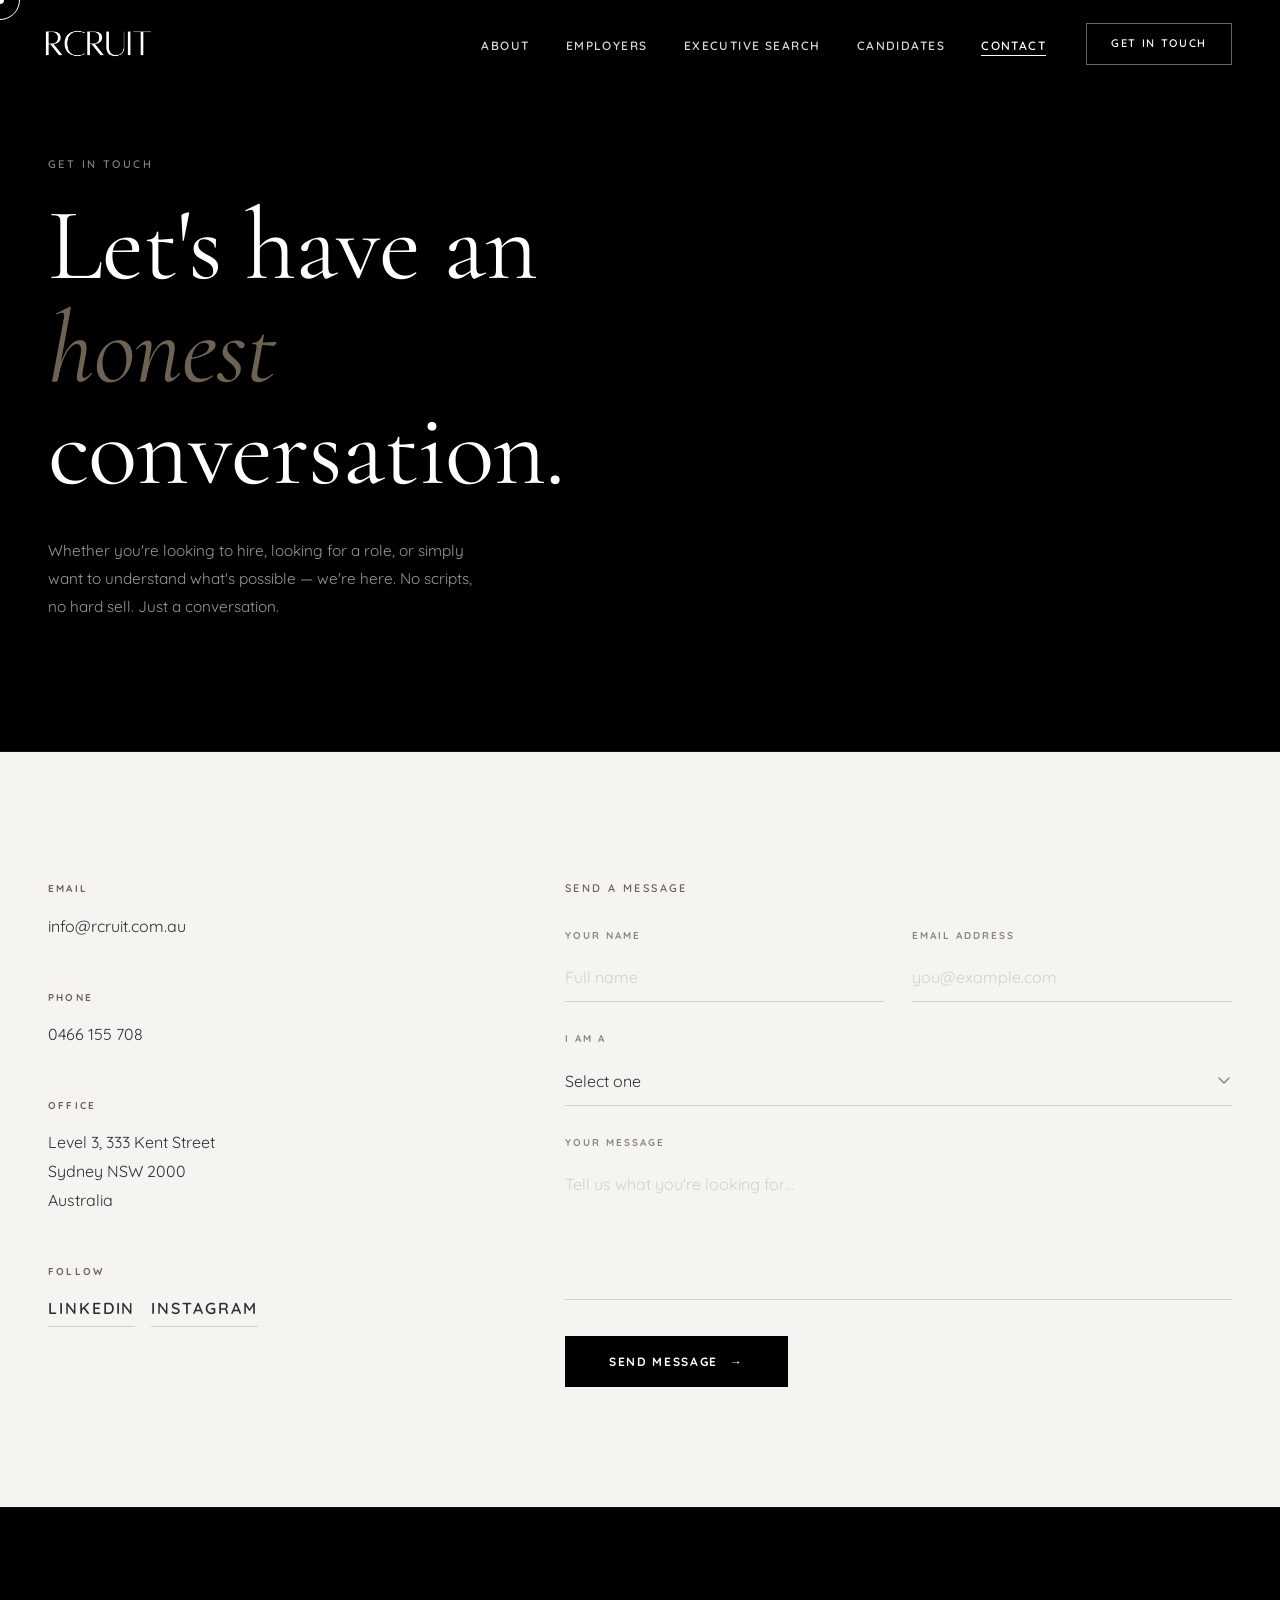
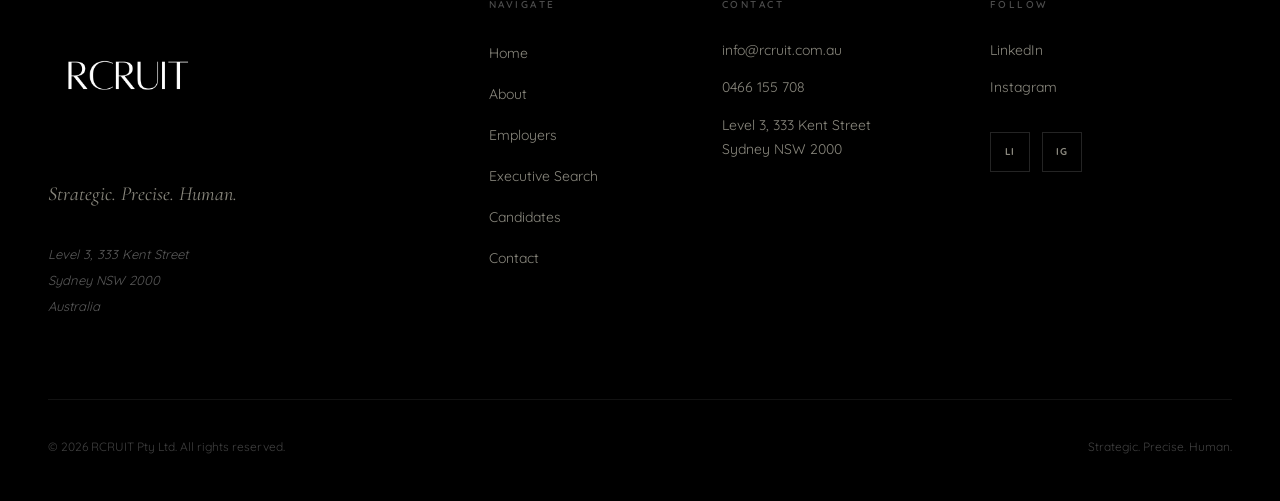
<file: contact.html>
<!DOCTYPE html>
<html lang="en">
<head>
  <meta charset="UTF-8" />
  <meta name="viewport" content="width=device-width, initial-scale=1.0" />
  <title>Contact — RCRUIT</title>
  <meta name="description" content="Get in touch with RCRUIT. Whether you're hiring or looking, let's have an honest conversation." />
  <link rel="canonical" href="https://rcruit.com.au/contact.html" />
  <link rel="preconnect" href="https://fonts.googleapis.com" />
  <link rel="preconnect" href="https://fonts.gstatic.com" crossorigin />
  <link href="https://fonts.googleapis.com/css2?family=Cormorant+Garamond:ital,wght@0,300;0,400;0,500;0,600;1,300;1,400;1,500&family=Quicksand:wght@300;400;500;600;700&display=swap" rel="stylesheet" />
  <link rel="stylesheet" href="css/style.css" />
</head>
<body>

  <div class="cursor-dot" aria-hidden="true"></div>
  <div class="cursor-ring" aria-hidden="true"></div>
  <div class="page-transition" aria-hidden="true"></div>

  <nav class="nav" role="navigation" aria-label="Main navigation">
    <div class="nav-inner">
      <a href="index.html" class="nav-logo-link" aria-label="RCRUIT — Home">
        <img src="logo.png" alt="RCRUIT" class="nav-logo" />
      </a>
      <div class="nav-right">
        <ul class="nav-links" role="list">
          <li><a href="about.html" class="nav-link">About</a></li>
          <li><a href="employers.html" class="nav-link">Employers</a></li>
          <li><a href="executive-search.html" class="nav-link">Executive Search</a></li>
          <li><a href="candidates.html" class="nav-link">Candidates</a></li>
          <li><a href="contact.html" class="nav-link">Contact</a></li>
        </ul>
        <a href="contact.html" class="nav-cta">Get In Touch</a>
        <button class="hamburger" aria-label="Toggle menu" aria-expanded="false">
          <span></span><span></span><span></span>
        </button>
      </div>
    </div>
  </nav>

  <div class="mobile-menu" role="dialog" aria-label="Mobile navigation">
    <nav class="mob-links">
      <a href="index.html" class="mob-link">Home</a>
      <a href="about.html" class="mob-link">About</a>
      <a href="employers.html" class="mob-link">Employers</a>
      <a href="executive-search.html" class="mob-link">Executive Search</a>
      <a href="candidates.html" class="mob-link">Candidates</a>
      <a href="contact.html" class="mob-link">Contact</a>
    </nav>
    <div class="mob-footer">
      <a href="mailto:info@rcruit.com.au">info@rcruit.com.au</a>
      <a href="tel:0466155708">0466 155 708</a>
    </div>
  </div>

  <main>

    <!-- HERO -->
    <section class="hero" style="min-height: 52vh; padding-bottom: 80px;" aria-label="Contact">
      <div class="container hero-inner">
        <p class="label-tag label-tag--light">Get In Touch</p>
        <h1 class="hero-title" style="max-width: 12ch;">
          Let's have an <em class="taupe">honest</em> conversation.
        </h1>
        <p class="hero-sub">
          Whether you're looking to hire, looking for a role, or simply want to understand what's possible — we're here. No scripts, no hard sell. Just a conversation.
        </p>
      </div>
    </section>

    <!-- CONTACT + FORM -->
    <section class="contact-section" aria-label="Contact details and form">
      <div class="container">
        <div class="contact-layout">

          <!-- Details -->
          <div class="contact-info">
            <div class="contact-group" data-reveal>
              <p class="contact-group-label">Email</p>
              <a href="mailto:info@rcruit.com.au">info@rcruit.com.au</a>
            </div>
            <div class="contact-group" data-reveal data-delay="1">
              <p class="contact-group-label">Phone</p>
              <a href="tel:0466155708">0466 155 708</a>
            </div>
            <div class="contact-group" data-reveal data-delay="2">
              <p class="contact-group-label">Office</p>
              <address>
                Level 3, 333 Kent Street<br />
                Sydney NSW 2000<br />
                Australia
              </address>
            </div>
            <div class="contact-group" data-reveal data-delay="3">
              <p class="contact-group-label">Follow</p>
              <div class="contact-socials-row">
                <a href="https://linkedin.com/company/rcruitaus" target="_blank" rel="noopener noreferrer" class="contact-social-pill">LinkedIn</a>
                <a href="https://instagram.com/rcruit_/" target="_blank" rel="noopener noreferrer" class="contact-social-pill">Instagram</a>
              </div>
            </div>
          </div>

          <!-- Form -->
          <div data-reveal data-delay="1">
            <p class="label-tag" style="margin-bottom:28px;">Send a Message</p>
            <form id="contact-form" class="form-body form-light" action="https://formspree.io/f/xnjwpzjv" method="POST" novalidate>
              <div class="form-row">
                <div class="field">
                  <label for="ct-name">Your Name</label>
                  <input type="text" id="ct-name" name="name" placeholder="Full name" autocomplete="name" required />
                </div>
                <div class="field">
                  <label for="ct-email">Email Address</label>
                  <input type="email" id="ct-email" name="email" placeholder="you@example.com" autocomplete="email" required />
                </div>
              </div>
              <div class="field">
                <label for="ct-type">I Am A</label>
                <select id="ct-type" name="enquiry_type" required>
                  <option value="" disabled selected>Select one</option>
                  <option value="employer">Employer — looking to hire</option>
                  <option value="candidate">Candidate — looking for a role</option>
                  <option value="other">Other enquiry</option>
                </select>
              </div>
              <div class="field">
                <label for="ct-message">Your Message</label>
                <textarea id="ct-message" name="message" placeholder="Tell us what you're looking for…" style="height:140px;"></textarea>
              </div>
              <button type="submit" class="submit-btn">
                Send Message <span>→</span>
              </button>
            </form>
            <div id="contact-success" style="display:none;">
              <p class="contact-feedback contact-feedback--success">Thank you. We'll be in touch shortly.</p>
            </div>
            <div id="contact-error" style="display:none;">
              <p class="contact-feedback contact-feedback--error">Something went wrong. Please email us at <a href="mailto:info@rcruit.com.au">info@rcruit.com.au</a></p>
            </div>
          </div>

        </div>
      </div>
    </section>

  </main>

  <footer>
    <div class="container">
      <div class="footer-grid">
        <div class="footer-brand">
          <img src="logo.png" alt="RCRUIT" class="footer-logo" />
          <p class="footer-tagline">Strategic. Precise. Human.</p>
          <address class="footer-address">
            Level 3, 333 Kent Street<br />
            Sydney NSW 2000<br />
            Australia
          </address>
        </div>
        <div>
          <p class="footer-col-head">Navigate</p>
          <ul class="footer-nav-list" role="list">
            <li><a href="index.html" class="footer-nav-link">Home</a></li>
            <li><a href="about.html" class="footer-nav-link">About</a></li>
            <li><a href="employers.html" class="footer-nav-link">Employers</a></li>
            <li><a href="executive-search.html" class="footer-nav-link">Executive Search</a></li>
            <li><a href="candidates.html" class="footer-nav-link">Candidates</a></li>
            <li><a href="contact.html" class="footer-nav-link">Contact</a></li>
          </ul>
        </div>
        <div>
          <p class="footer-col-head">Contact</p>
          <div class="footer-contact-list">
            <a href="mailto:info@rcruit.com.au" class="footer-contact-item">info@rcruit.com.au</a>
            <a href="tel:0466155708" class="footer-contact-item">0466 155 708</a>
            <span class="footer-contact-item">Level 3, 333 Kent Street<br />Sydney NSW 2000</span>
          </div>
        </div>
        <div>
          <p class="footer-col-head">Follow</p>
          <div class="footer-contact-list">
            <a href="https://linkedin.com/company/rcruitaus" target="_blank" rel="noopener noreferrer" class="footer-contact-item">LinkedIn</a>
            <a href="https://instagram.com/rcruit_/" target="_blank" rel="noopener noreferrer" class="footer-contact-item">Instagram</a>
          </div>
          <div class="footer-socials">
            <a href="https://linkedin.com/company/rcruitaus" target="_blank" rel="noopener noreferrer" class="footer-social" aria-label="LinkedIn">LI</a>
            <a href="https://instagram.com/rcruit_/" target="_blank" rel="noopener noreferrer" class="footer-social" aria-label="Instagram">IG</a>
          </div>
        </div>
      </div>
      <div class="footer-bottom">
        <p class="footer-copy">&copy; 2026 RCRUIT Pty Ltd. All rights reserved.</p>
        <p class="footer-copy">Strategic. Precise. Human.</p>
      </div>
    </div>
  </footer>

  <script src="js/main.js"></script>
  <script>
    document.getElementById('contact-form').addEventListener('submit', async function(e) {
      e.preventDefault();
      const form = e.target;
      const data = new FormData(form);
      try {
        const res = await fetch(form.action, {
          method: 'POST',
          body: data,
          headers: { 'Accept': 'application/json' }
        });
        if (res.ok) {
          form.style.display = 'none';
          document.getElementById('contact-success').style.display = 'block';
        } else {
          document.getElementById('contact-error').style.display = 'block';
        }
      } catch {
        document.getElementById('contact-error').style.display = 'block';
      }
    });
  </script>
</body>
</html>
</file>
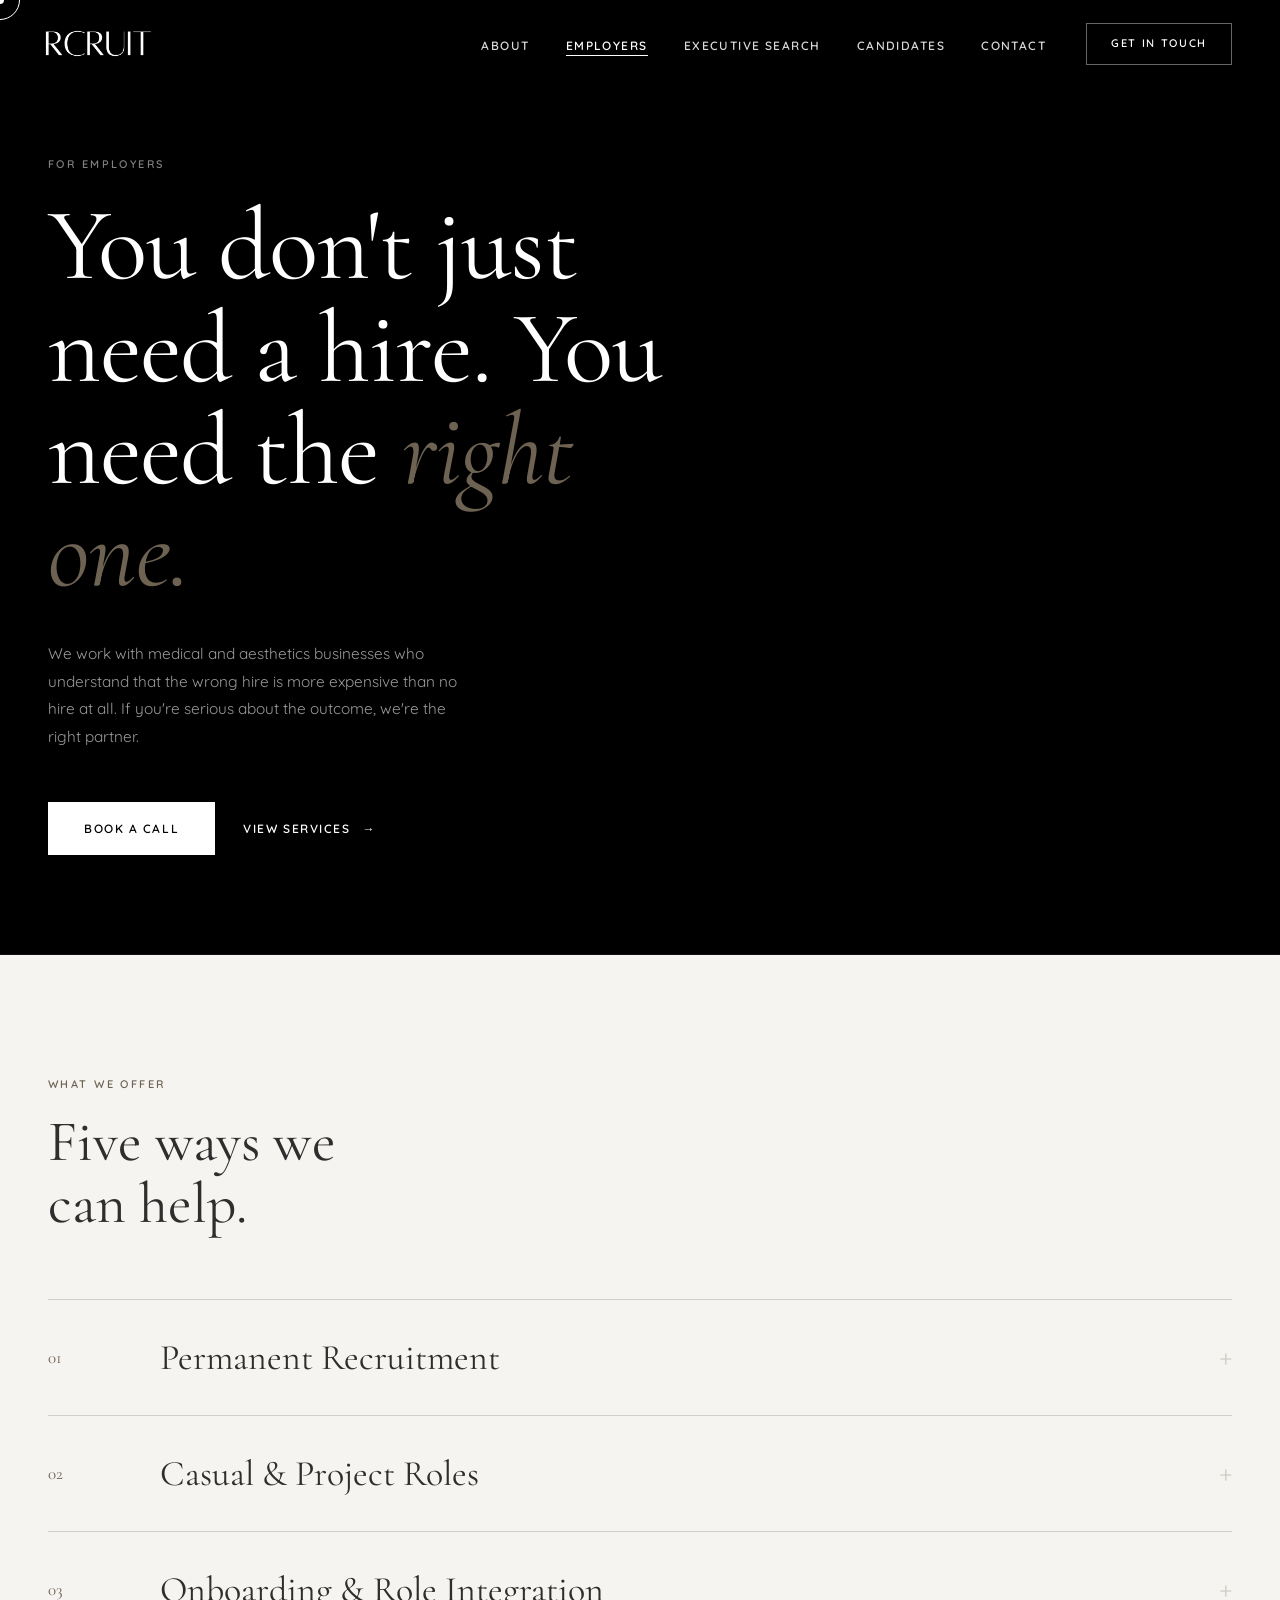
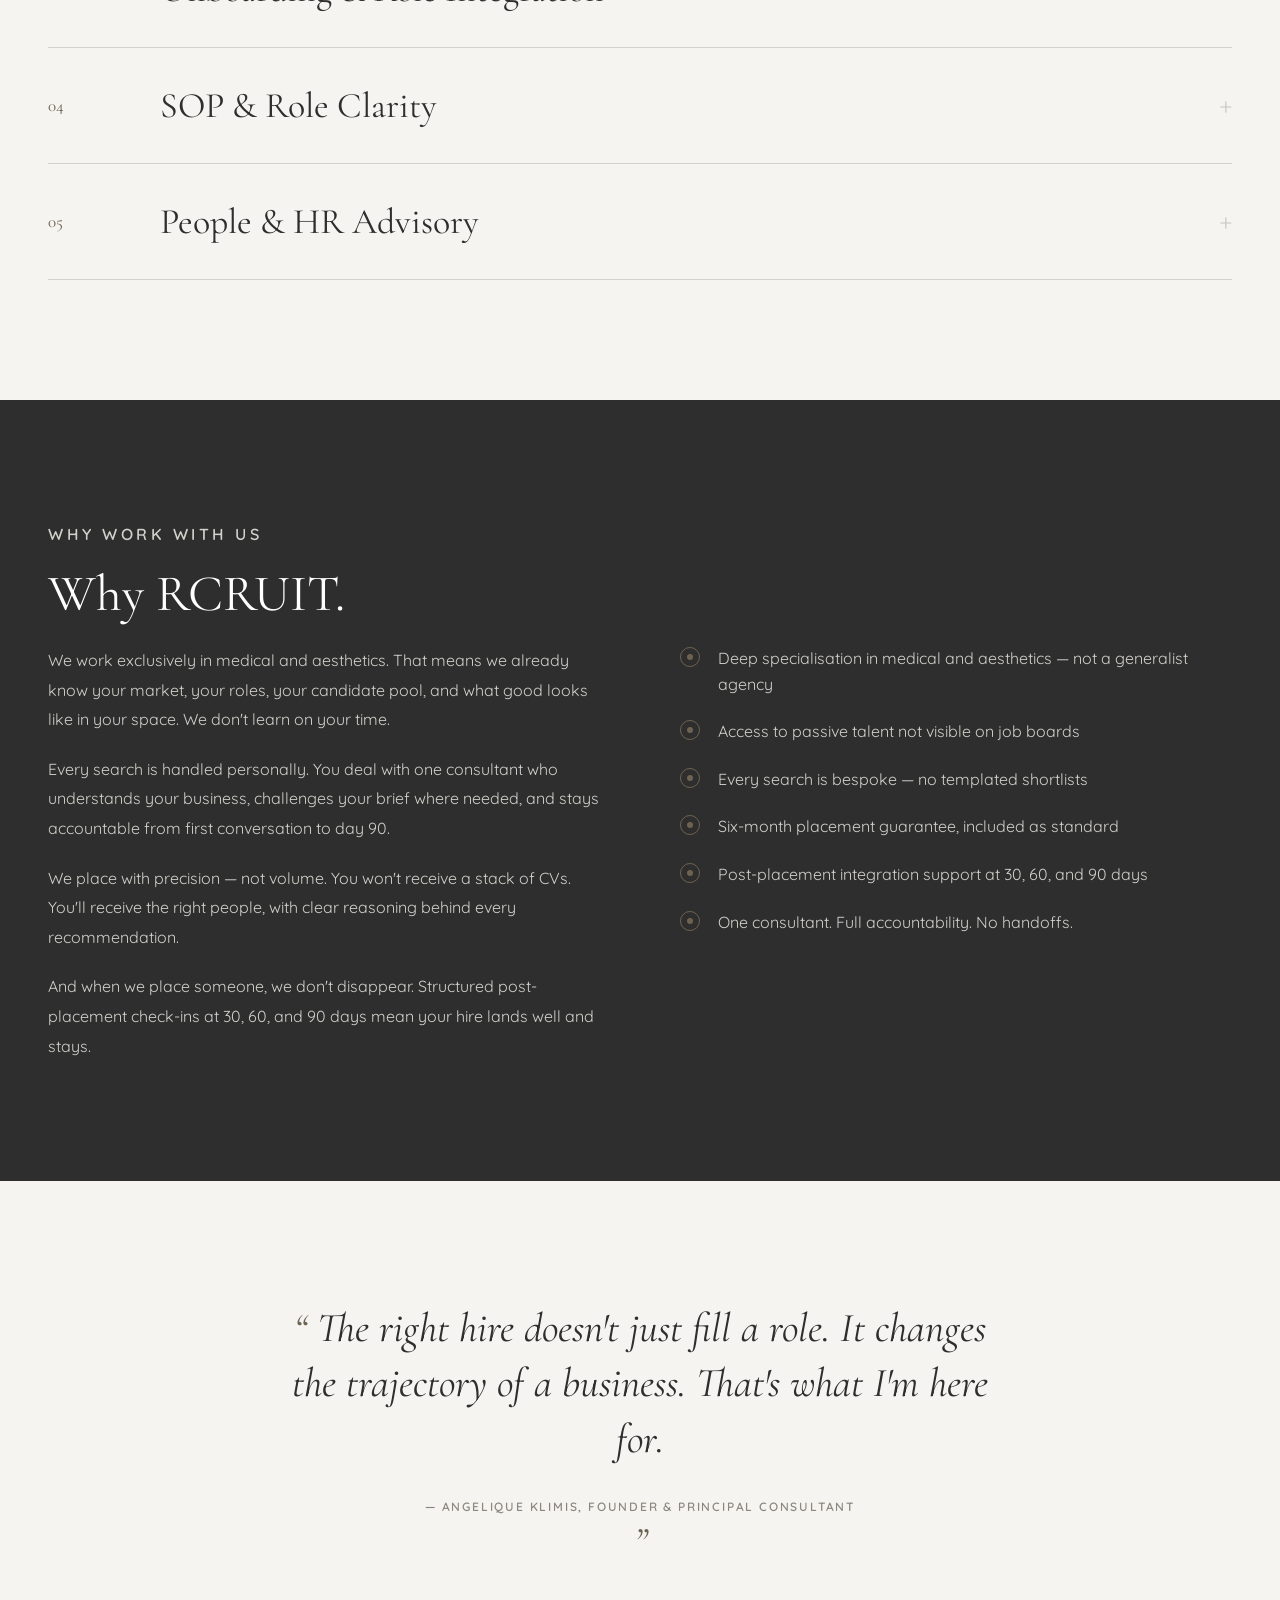
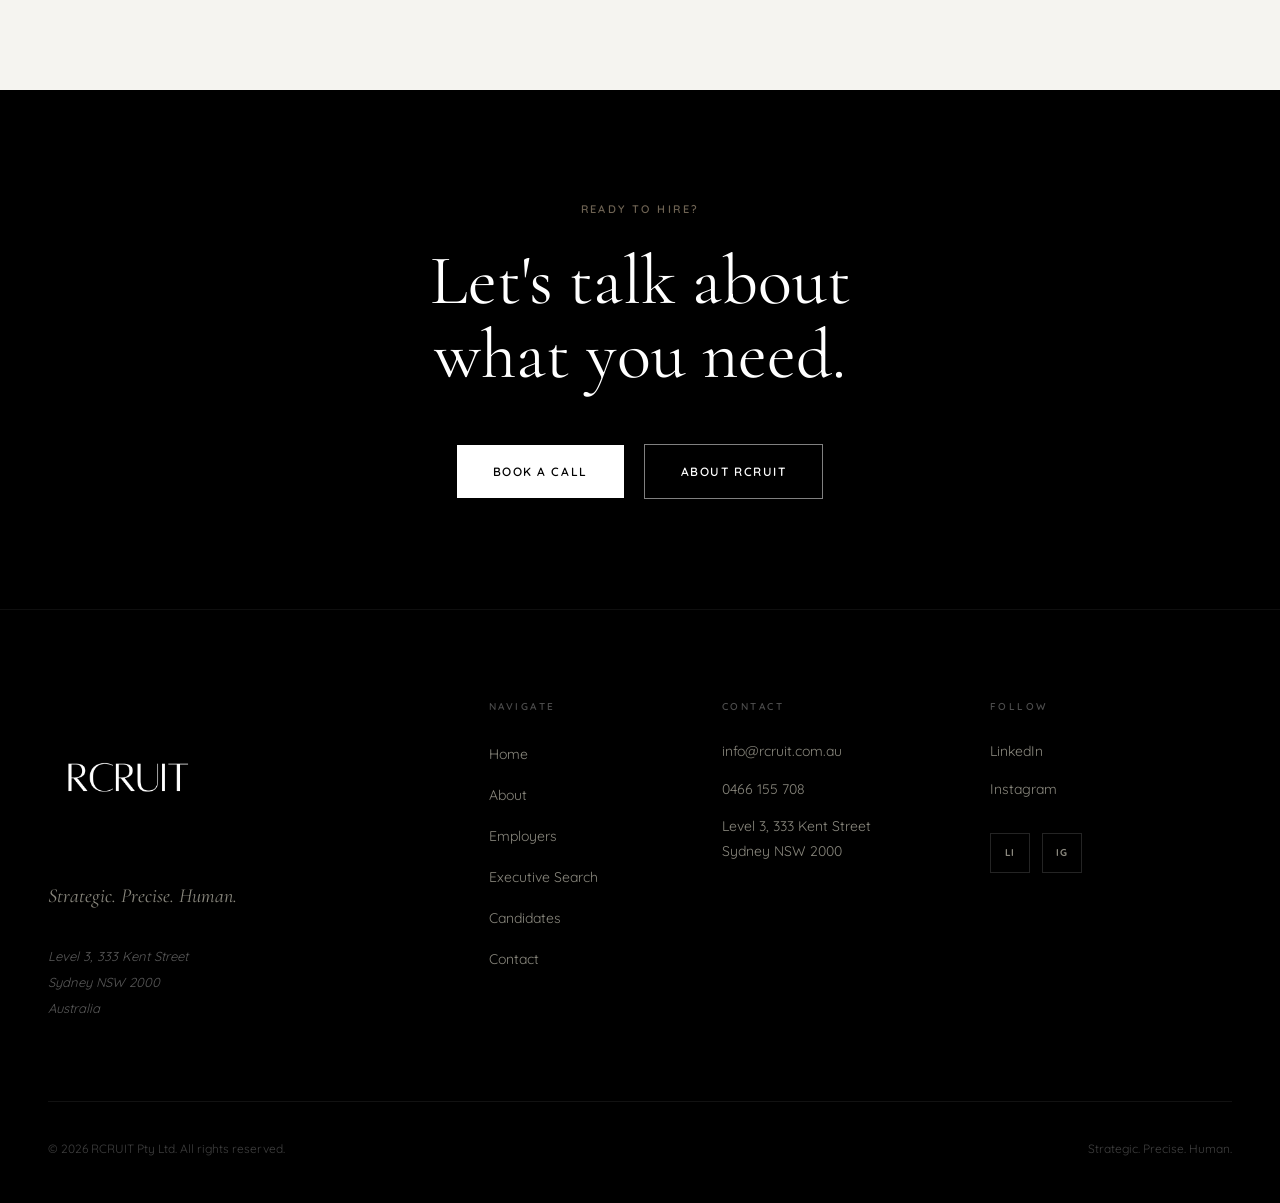
<file: employers.html>
<!DOCTYPE html>
<html lang="en">
<head>
  <meta charset="UTF-8" />
  <meta name="viewport" content="width=device-width, initial-scale=1.0" />
  <title>For Employers — RCRUIT</title>
  <meta name="description" content="Specialist recruitment services for medical and aesthetics businesses. Permanent hiring, project roles, onboarding support, and people strategy." />
  <link rel="canonical" href="https://rcruit.com.au/employers.html" />
  <link rel="preconnect" href="https://fonts.googleapis.com" />
  <link rel="preconnect" href="https://fonts.gstatic.com" crossorigin />
  <link href="https://fonts.googleapis.com/css2?family=Cormorant+Garamond:ital,wght@0,300;0,400;0,500;0,600;1,300;1,400;1,500&family=Quicksand:wght@300;400;500;600;700&display=swap" rel="stylesheet" />
  <link rel="stylesheet" href="css/style.css" />
</head>
<body>

  <div class="cursor-dot" aria-hidden="true"></div>
  <div class="cursor-ring" aria-hidden="true"></div>
  <div class="page-transition" aria-hidden="true"></div>

  <nav class="nav" role="navigation" aria-label="Main navigation">
    <div class="nav-inner">
      <a href="index.html" class="nav-logo-link" aria-label="RCRUIT — Home">
        <img src="logo.png" alt="RCRUIT" class="nav-logo" />
      </a>
      <div class="nav-right">
        <ul class="nav-links" role="list">
          <li><a href="about.html" class="nav-link">About</a></li>
          <li><a href="employers.html" class="nav-link">Employers</a></li>
          <li><a href="executive-search.html" class="nav-link">Executive Search</a></li>
          <li><a href="candidates.html" class="nav-link">Candidates</a></li>
          <li><a href="contact.html" class="nav-link">Contact</a></li>
        </ul>
        <a href="contact.html" class="nav-cta">Get In Touch</a>
        <button class="hamburger" aria-label="Toggle menu" aria-expanded="false">
          <span></span><span></span><span></span>
        </button>
      </div>
    </div>
  </nav>

  <div class="mobile-menu" role="dialog" aria-label="Mobile navigation">
    <nav class="mob-links">
      <a href="index.html" class="mob-link">Home</a>
      <a href="about.html" class="mob-link">About</a>
      <a href="employers.html" class="mob-link">Employers</a>
      <a href="executive-search.html" class="mob-link">Executive Search</a>
      <a href="candidates.html" class="mob-link">Candidates</a>
      <a href="contact.html" class="mob-link">Contact</a>
    </nav>
    <div class="mob-footer">
      <a href="mailto:info@rcruit.com.au">info@rcruit.com.au</a>
      <a href="tel:0466155708">0466 155 708</a>
    </div>
  </div>

  <main>

    <!-- HERO -->
    <section class="hero" aria-label="Employers">
      <div class="container hero-inner">
        <p class="label-tag label-tag--light">For Employers</p>
        <h1 class="hero-title">
          You don't just need a hire. You need the <em class="taupe">right one.</em>
        </h1>
        <p class="hero-sub">
          We work with medical and aesthetics businesses who understand that the wrong hire is more expensive than no hire at all. If you're serious about the outcome, we're the right partner.
        </p>
        <div class="hero-ctas">
          <a href="contact.html" class="btn btn--white">Book a Call</a>
          <a href="#services" class="link-arrow">
            View Services <span class="arr">→</span>
          </a>
        </div>
      </div>
    </section>

    <!-- SERVICES LIST -->
    <section class="services-section" id="services" aria-label="Our services">
      <div class="container">
        <div class="section-head" data-reveal>
          <p class="section-eye">What We Offer</p>
          <h2 class="section-title">Five ways we<br />can help.</h2>
        </div>
        <div class="services-list">

          <div class="service-row" data-reveal data-delay="1">
            <button class="service-row-header" aria-expanded="false" aria-controls="service-body-1">
              <span class="service-row-num">01</span>
              <h3 class="service-row-name">Permanent Recruitment</h3>
              <span class="service-row-toggle" aria-hidden="true">+</span>
            </button>
            <div class="service-row-body" id="service-body-1">
              <p class="service-row-detail">We run the full search from brief to placement — active headhunting, candidate screening, structured assessments, interview management, and offer negotiation. Every search is handled personally, with a six-month guarantee included as standard. You get one consultant, full accountability, and a placement built to last.</p>
            </div>
          </div>

          <div class="service-row" data-reveal data-delay="2">
            <button class="service-row-header" aria-expanded="false" aria-controls="service-body-2">
              <span class="service-row-num">02</span>
              <h3 class="service-row-name">Casual &amp; Project Roles</h3>
              <span class="service-row-toggle" aria-hidden="true">+</span>
            </button>
            <div class="service-row-body" id="service-body-2">
              <p class="service-row-detail">Short-term doesn't mean low standards. We apply the same rigour to flexible and project-based hires — covering maternity leave, clinic launches, peak demand, or specific business projects. You receive a thoroughly vetted professional who can contribute from day one.</p>
            </div>
          </div>

          <div class="service-row" data-reveal data-delay="3">
            <button class="service-row-header" aria-expanded="false" aria-controls="service-body-3">
              <span class="service-row-num">03</span>
              <h3 class="service-row-name">Onboarding &amp; Role Integration</h3>
              <span class="service-row-toggle" aria-hidden="true">+</span>
            </button>
            <div class="service-row-body" id="service-body-3">
              <p class="service-row-detail">Most placements fail in the first 90 days — not because of the hire, but because of the handover. As an optional add-on, we build a structured onboarding plan tailored to your new hire and your business. Includes a 30/60/90 day plan, role success metrics, manager guidance, and a retention strategy. We don't just place — we make sure they succeed.</p>
            </div>
          </div>

          <div class="service-row" data-reveal data-delay="4">
            <button class="service-row-header" aria-expanded="false" aria-controls="service-body-4">
              <span class="service-row-num">04</span>
              <h3 class="service-row-name">SOP &amp; Role Clarity</h3>
              <span class="service-row-toggle" aria-hidden="true">+</span>
            </button>
            <div class="service-row-body" id="service-body-4">
              <p class="service-row-detail">The systems your team works within determine how well your hires perform. We build role-specific SOPs and company-wide process frameworks that create clarity, reduce founder dependency, and give new hires the structure to hit the ground running. We build the systems that make your hires perform.</p>
            </div>
          </div>

          <div class="service-row" data-reveal data-delay="5">
            <button class="service-row-header" aria-expanded="false" aria-controls="service-body-5">
              <span class="service-row-num">05</span>
              <h3 class="service-row-name">People &amp; HR Advisory</h3>
              <span class="service-row-toggle" aria-hidden="true">+</span>
            </button>
            <div class="service-row-body" id="service-body-5">
              <p class="service-row-detail">Strategic people support without the cost of a full-time HR hire. We work with founders and directors on hiring strategy, salary benchmarking, team structure, performance guidance, and scaling plans. Available as a project or ongoing retainer. Strategic input, when you need it.</p>
            </div>
          </div>

        </div>
      </div>
    </section>

    <!-- WHY RCRUIT -->
    <section class="why-section" aria-label="Why RCRUIT">
      <div class="container">
        <div class="why-grid">
          <div class="why-text" data-reveal>
            <p class="section-eye section-eye--light">Why Work With Us</p>
            <h2>Why RCRUIT.</h2>
            <p>We work exclusively in medical and aesthetics. That means we already know your market, your roles, your candidate pool, and what good looks like in your space. We don't learn on your time.</p>
            <p>Every search is handled personally. You deal with one consultant who understands your business, challenges your brief where needed, and stays accountable from first conversation to day 90.</p>
            <p>We place with precision — not volume. You won't receive a stack of CVs. You'll receive the right people, with clear reasoning behind every recommendation.</p>
            <p>And when we place someone, we don't disappear. Structured post-placement check-ins at 30, 60, and 90 days mean your hire lands well and stays.</p>
          </div>
          <div>
            <div class="checklist" data-reveal data-delay="1">
              <div class="check-item">
                <div class="check-mark"></div>
                <span class="check-text">Deep specialisation in medical and aesthetics — not a generalist agency</span>
              </div>
              <div class="check-item">
                <div class="check-mark"></div>
                <span class="check-text">Access to passive talent not visible on job boards</span>
              </div>
              <div class="check-item">
                <div class="check-mark"></div>
                <span class="check-text">Every search is bespoke — no templated shortlists</span>
              </div>
              <div class="check-item">
                <div class="check-mark"></div>
                <span class="check-text">Six-month placement guarantee, included as standard</span>
              </div>
              <div class="check-item">
                <div class="check-mark"></div>
                <span class="check-text">Post-placement integration support at 30, 60, and 90 days</span>
              </div>
              <div class="check-item">
                <div class="check-mark"></div>
                <span class="check-text">One consultant. Full accountability. No handoffs.</span>
              </div>
            </div>
          </div>
        </div>
      </div>
    </section>

    <!-- PULL QUOTE -->
    <section class="pull-quote-section" aria-label="Quote">
      <div class="container">
        <p class="pull-quote" data-reveal>
          The right hire doesn't just fill a role. It changes the trajectory of a business. That's what I'm here for.
          <span class="pull-quote-attr">— Angelique Klimis, Founder &amp; Principal Consultant</span>
        </p>
      </div>
    </section>

    <!-- CTA BANNER -->
    <section class="cta-banner" aria-label="Call to action">
      <div class="container">
        <p class="cta-banner-eye" data-reveal>Ready to Hire?</p>
        <h2 class="cta-banner-title" data-reveal data-delay="1">
          Let's talk about<br />what you need.
        </h2>
        <div class="cta-banner-btns" data-reveal data-delay="2">
          <a href="contact.html" class="btn btn--white">Book a Call</a>
          <a href="about.html" class="btn btn--outline-white">About RCRUIT</a>
        </div>
      </div>
    </section>

  </main>

  <footer>
    <div class="container">
      <div class="footer-grid">
        <div class="footer-brand">
          <img src="logo.png" alt="RCRUIT" class="footer-logo" />
          <p class="footer-tagline">Strategic. Precise. Human.</p>
          <address class="footer-address">
            Level 3, 333 Kent Street<br />
            Sydney NSW 2000<br />
            Australia
          </address>
        </div>
        <div>
          <p class="footer-col-head">Navigate</p>
          <ul class="footer-nav-list" role="list">
            <li><a href="index.html" class="footer-nav-link">Home</a></li>
            <li><a href="about.html" class="footer-nav-link">About</a></li>
            <li><a href="employers.html" class="footer-nav-link">Employers</a></li>
            <li><a href="executive-search.html" class="footer-nav-link">Executive Search</a></li>
            <li><a href="candidates.html" class="footer-nav-link">Candidates</a></li>
            <li><a href="contact.html" class="footer-nav-link">Contact</a></li>
          </ul>
        </div>
        <div>
          <p class="footer-col-head">Contact</p>
          <div class="footer-contact-list">
            <a href="mailto:info@rcruit.com.au" class="footer-contact-item">info@rcruit.com.au</a>
            <a href="tel:0466155708" class="footer-contact-item">0466 155 708</a>
            <span class="footer-contact-item">Level 3, 333 Kent Street<br />Sydney NSW 2000</span>
          </div>
        </div>
        <div>
          <p class="footer-col-head">Follow</p>
          <div class="footer-contact-list">
            <a href="https://linkedin.com/company/rcruitaus" target="_blank" rel="noopener noreferrer" class="footer-contact-item">LinkedIn</a>
            <a href="https://instagram.com/rcruit_/" target="_blank" rel="noopener noreferrer" class="footer-contact-item">Instagram</a>
          </div>
          <div class="footer-socials">
            <a href="https://linkedin.com/company/rcruitaus" target="_blank" rel="noopener noreferrer" class="footer-social" aria-label="LinkedIn">LI</a>
            <a href="https://instagram.com/rcruit_/" target="_blank" rel="noopener noreferrer" class="footer-social" aria-label="Instagram">IG</a>
          </div>
        </div>
      </div>
      <div class="footer-bottom">
        <p class="footer-copy">&copy; 2026 RCRUIT Pty Ltd. All rights reserved.</p>
        <p class="footer-copy">Strategic. Precise. Human.</p>
      </div>
    </div>
  </footer>

  <script src="js/main.js"></script>
</body>
</html>
</file>
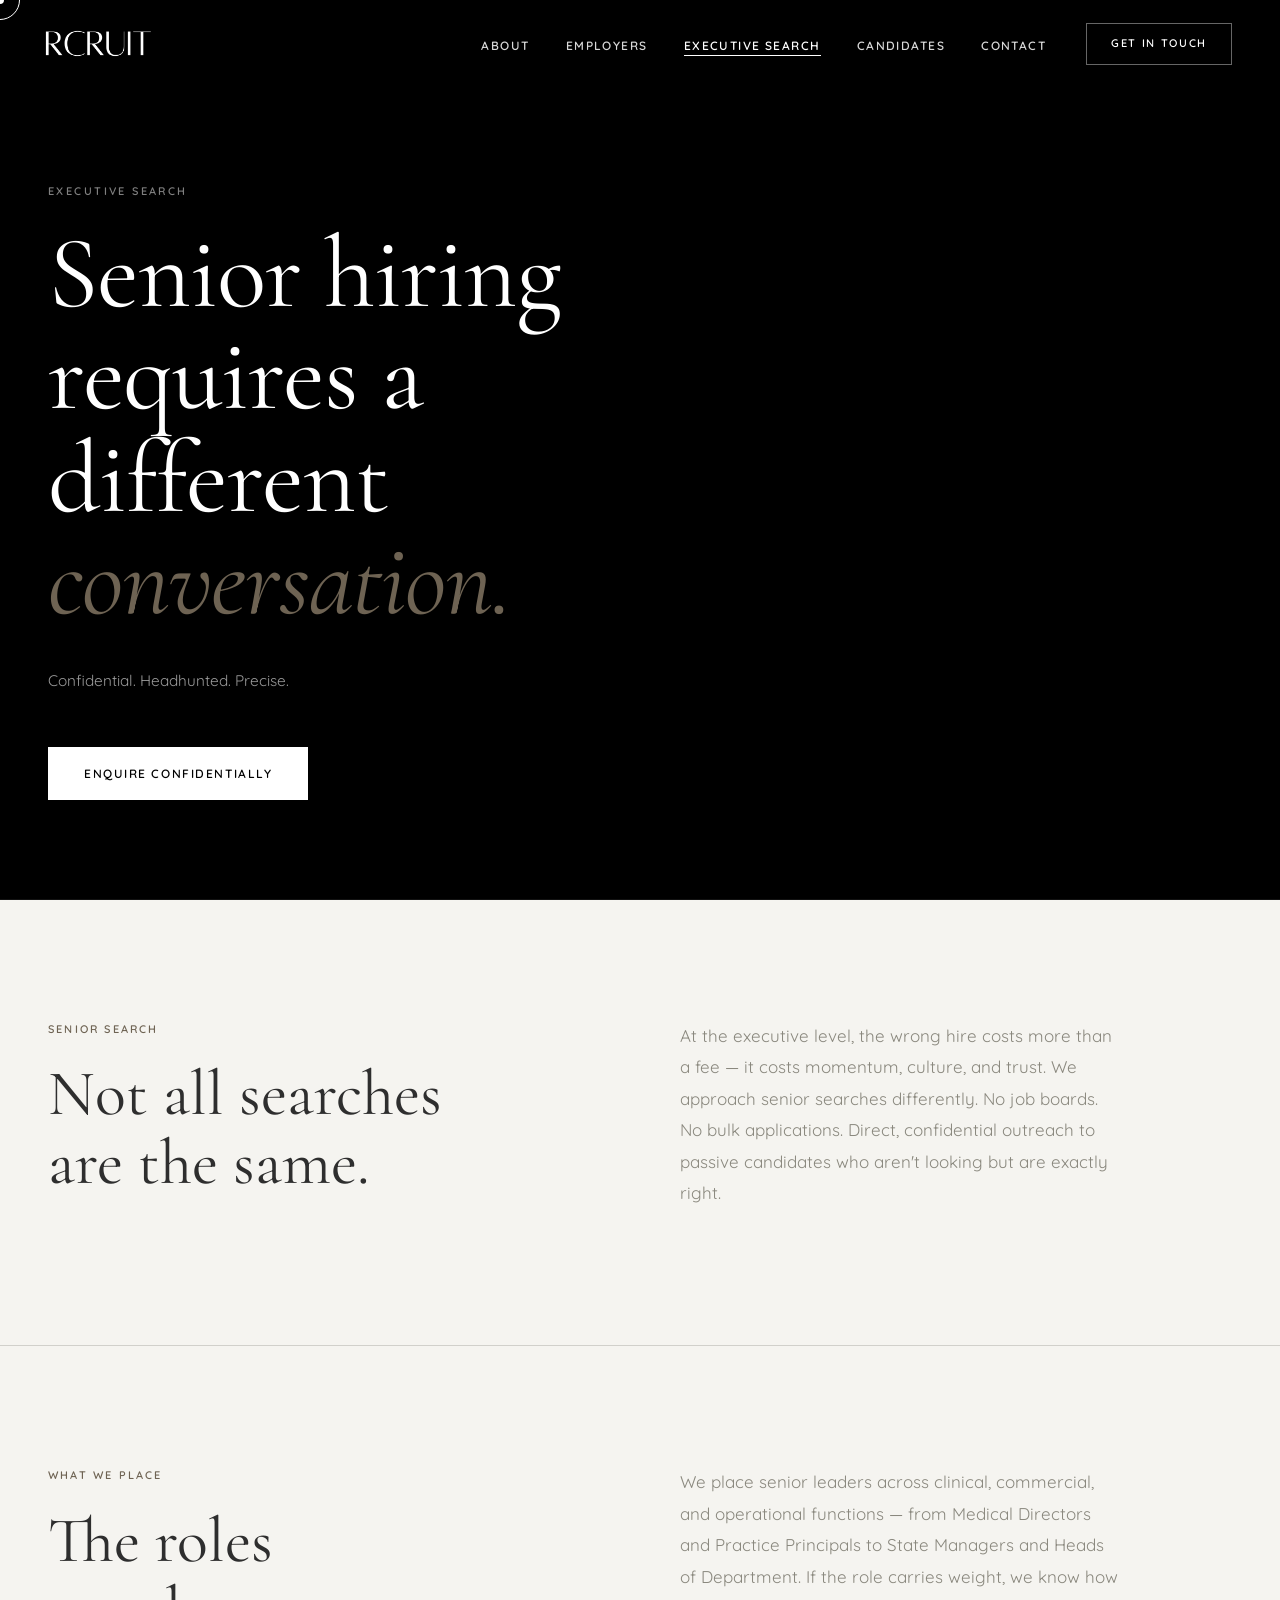
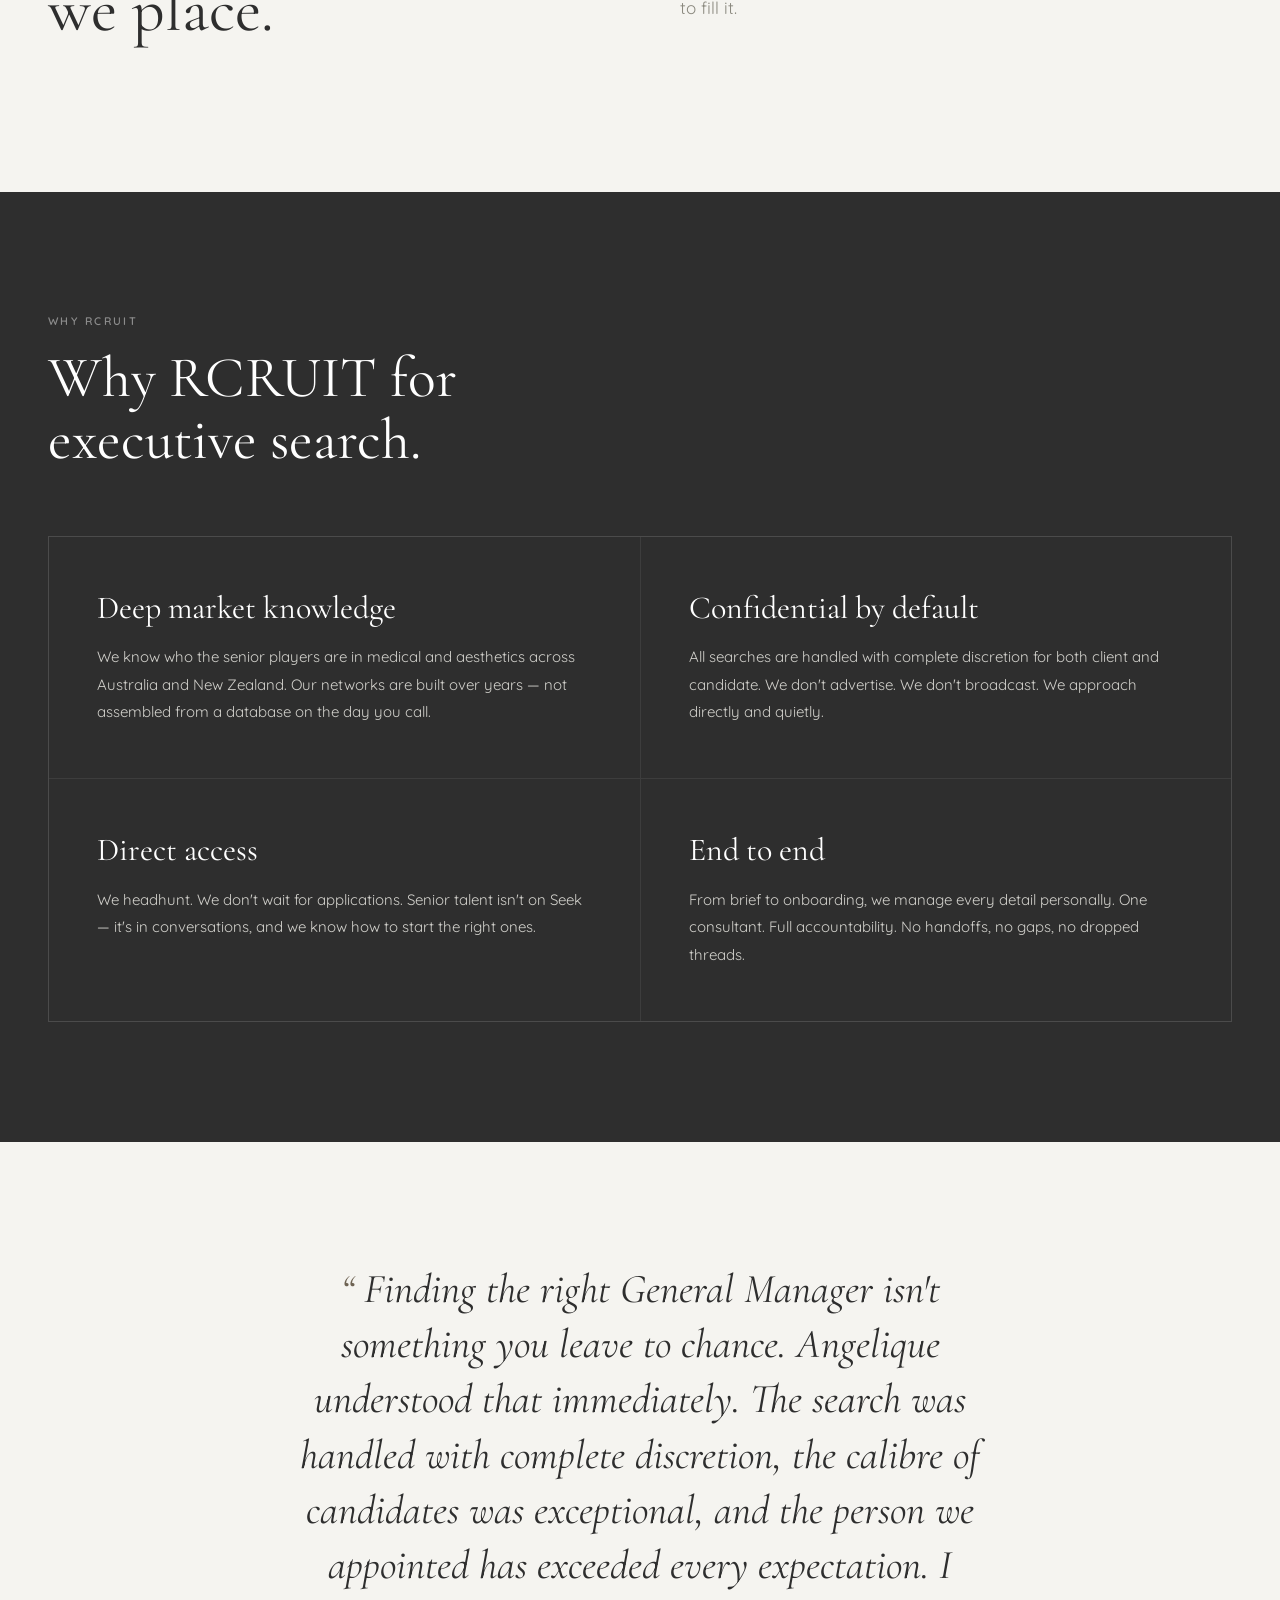
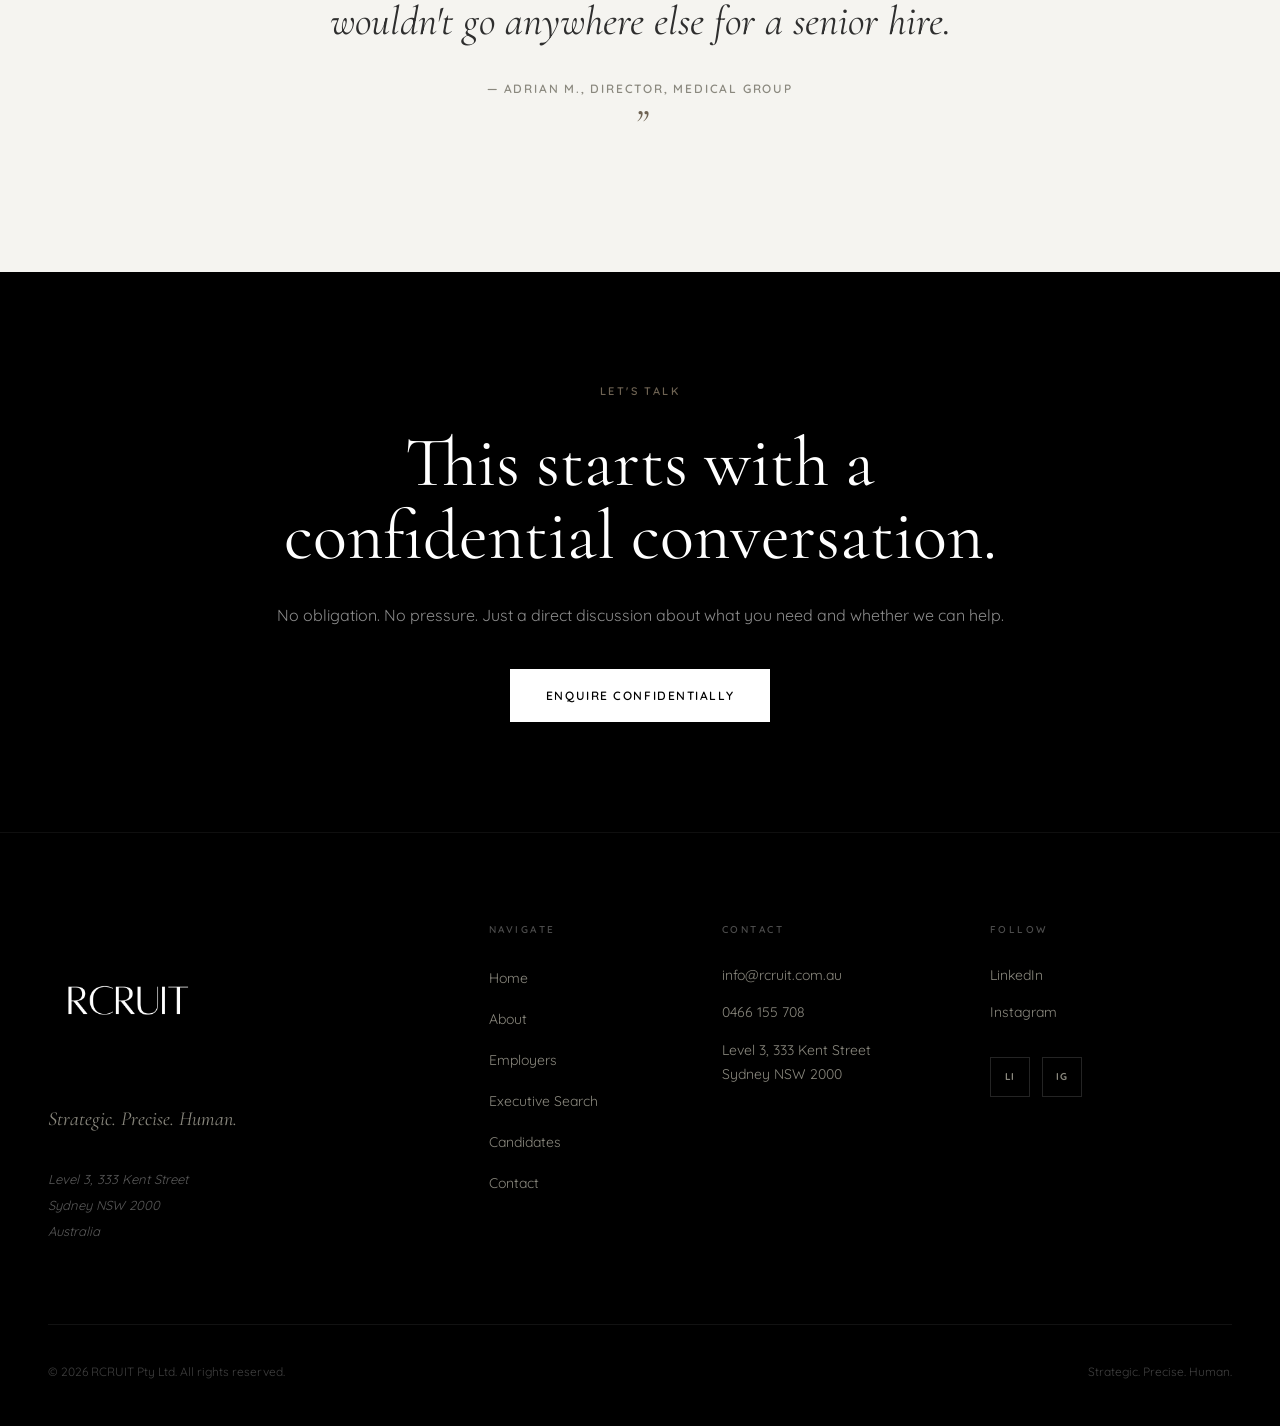
<file: executive-search.html>
<!DOCTYPE html>
<html lang="en">
<head>
  <meta charset="UTF-8" />
  <meta name="viewport" content="width=device-width, initial-scale=1.0" />
  <title>Executive Search — RCRUIT</title>
  <meta name="description" content="Confidential executive search for senior medical and aesthetics roles across Australia and New Zealand. Headhunted. Precise. Discreet." />
  <link rel="canonical" href="https://rcruit.com.au/executive-search.html" />
  <link rel="preconnect" href="https://fonts.googleapis.com" />
  <link rel="preconnect" href="https://fonts.gstatic.com" crossorigin />
  <link href="https://fonts.googleapis.com/css2?family=Cormorant+Garamond:ital,wght@0,300;0,400;0,500;0,600;1,300;1,400;1,500&family=Quicksand:wght@300;400;500;600;700&display=swap" rel="stylesheet" />
  <link rel="stylesheet" href="css/style.css" />
</head>
<body>

  <div class="cursor-dot" aria-hidden="true"></div>
  <div class="cursor-ring" aria-hidden="true"></div>
  <div class="page-transition" aria-hidden="true"></div>

  <nav class="nav" role="navigation" aria-label="Main navigation">
    <div class="nav-inner">
      <a href="index.html" class="nav-logo-link" aria-label="RCRUIT — Home">
        <img src="logo.png" alt="RCRUIT" class="nav-logo" />
      </a>
      <div class="nav-right">
        <ul class="nav-links" role="list">
          <li><a href="about.html" class="nav-link">About</a></li>
          <li><a href="employers.html" class="nav-link">Employers</a></li>
          <li><a href="executive-search.html" class="nav-link">Executive Search</a></li>
          <li><a href="candidates.html" class="nav-link">Candidates</a></li>
          <li><a href="contact.html" class="nav-link">Contact</a></li>
        </ul>
        <a href="contact.html" class="nav-cta">Get In Touch</a>
        <button class="hamburger" aria-label="Toggle menu" aria-expanded="false">
          <span></span><span></span><span></span>
        </button>
      </div>
    </div>
  </nav>

  <div class="mobile-menu" role="dialog" aria-label="Mobile navigation">
    <nav class="mob-links">
      <a href="index.html" class="mob-link">Home</a>
      <a href="about.html" class="mob-link">About</a>
      <a href="employers.html" class="mob-link">Employers</a>
      <a href="executive-search.html" class="mob-link">Executive Search</a>
      <a href="candidates.html" class="mob-link">Candidates</a>
      <a href="contact.html" class="mob-link">Contact</a>
    </nav>
    <div class="mob-footer">
      <a href="mailto:info@rcruit.com.au">info@rcruit.com.au</a>
      <a href="tel:0466155708">0466 155 708</a>
    </div>
  </div>

  <main>

    <!-- HERO -->
    <section class="hero" aria-label="Executive Search">
      <div class="container hero-inner">
        <p class="label-tag label-tag--light">Executive Search</p>
        <h1 class="hero-title">
          Senior hiring requires a different <em class="taupe">conversation.</em>
        </h1>
        <p class="hero-sub">Confidential. Headhunted. Precise.</p>
        <div class="hero-ctas">
          <a href="contact.html" class="btn btn--white">Enquire Confidentially</a>
        </div>
      </div>
    </section>

    <!-- NOT ALL SEARCHES ARE THE SAME -->
    <section class="intro-section" aria-label="About executive search">
      <div class="container">
        <div class="intro-grid">
          <div>
            <p class="intro-eyebrow" data-reveal>Senior Search</p>
            <h2 class="intro-title" data-reveal data-delay="1">Not all searches<br />are the same.</h2>
          </div>
          <div data-reveal data-delay="2">
            <p class="intro-body">
              At the executive level, the wrong hire costs more than a fee — it costs momentum, culture, and trust. We approach senior searches differently. No job boards. No bulk applications. Direct, confidential outreach to passive candidates who aren't looking but are exactly right.
            </p>
          </div>
        </div>
      </div>
    </section>

    <!-- ROLES WE PLACE -->
    <section class="exec-roles-section" aria-label="Roles we place">
      <div class="container">
        <div class="intro-grid">
          <div>
            <p class="intro-eyebrow" data-reveal>What We Place</p>
            <h2 class="intro-title" data-reveal data-delay="1">The roles<br />we place.</h2>
          </div>
          <div data-reveal data-delay="2">
            <p class="intro-body">
              We place senior leaders across clinical, commercial, and operational functions — from Medical Directors and Practice Principals to State Managers and Heads of Department. If the role carries weight, we know how to fill it.
            </p>
          </div>
        </div>
      </div>
    </section>

    <!-- WHY RCRUIT FOR EXECUTIVE SEARCH -->
    <section class="exec-why-section" aria-label="Why RCRUIT for executive search">
      <div class="container">
        <div class="section-head" data-reveal>
          <p class="section-eye section-eye--light">Why RCRUIT</p>
          <h2 class="section-title" style="color:var(--white);">Why RCRUIT for<br />executive search.</h2>
        </div>
        <div class="exec-why-grid">
          <div class="exec-why-card" data-reveal data-delay="1">
            <h3 class="exec-why-title">Deep market knowledge</h3>
            <p class="exec-why-text">We know who the senior players are in medical and aesthetics across Australia and New Zealand. Our networks are built over years — not assembled from a database on the day you call.</p>
          </div>
          <div class="exec-why-card" data-reveal data-delay="2">
            <h3 class="exec-why-title">Confidential by default</h3>
            <p class="exec-why-text">All searches are handled with complete discretion for both client and candidate. We don't advertise. We don't broadcast. We approach directly and quietly.</p>
          </div>
          <div class="exec-why-card" data-reveal data-delay="3">
            <h3 class="exec-why-title">Direct access</h3>
            <p class="exec-why-text">We headhunt. We don't wait for applications. Senior talent isn't on Seek — it's in conversations, and we know how to start the right ones.</p>
          </div>
          <div class="exec-why-card" data-reveal data-delay="4">
            <h3 class="exec-why-title">End to end</h3>
            <p class="exec-why-text">From brief to onboarding, we manage every detail personally. One consultant. Full accountability. No handoffs, no gaps, no dropped threads.</p>
          </div>
        </div>
      </div>
    </section>

    <!-- TESTIMONIAL -->
    <section class="pull-quote-section" aria-label="Testimonial">
      <div class="container">
        <p class="pull-quote" data-reveal>
          Finding the right General Manager isn't something you leave to chance. Angelique understood that immediately. The search was handled with complete discretion, the calibre of candidates was exceptional, and the person we appointed has exceeded every expectation. I wouldn't go anywhere else for a senior hire.
          <span class="pull-quote-attr">— Adrian M., Director, Medical Group</span>
        </p>
      </div>
    </section>

    <!-- CTA BANNER -->
    <section class="cta-banner" aria-label="Enquire">
      <div class="container">
        <p class="cta-banner-eye" data-reveal>Let's Talk</p>
        <h2 class="cta-banner-title" data-reveal data-delay="1">
          This starts with a<br />confidential conversation.
        </h2>
        <p class="cta-banner-sub" data-reveal data-delay="2">No obligation. No pressure. Just a direct discussion about what you need and whether we can help.</p>
        <div class="cta-banner-btns" data-reveal data-delay="3">
          <a href="contact.html" class="btn btn--white">Enquire Confidentially</a>
        </div>
      </div>
    </section>

  </main>

  <footer>
    <div class="container">
      <div class="footer-grid">
        <div class="footer-brand">
          <img src="logo.png" alt="RCRUIT" class="footer-logo" />
          <p class="footer-tagline">Strategic. Precise. Human.</p>
          <address class="footer-address">
            Level 3, 333 Kent Street<br />
            Sydney NSW 2000<br />
            Australia
          </address>
        </div>
        <div>
          <p class="footer-col-head">Navigate</p>
          <ul class="footer-nav-list" role="list">
            <li><a href="index.html" class="footer-nav-link">Home</a></li>
            <li><a href="about.html" class="footer-nav-link">About</a></li>
            <li><a href="employers.html" class="footer-nav-link">Employers</a></li>
            <li><a href="executive-search.html" class="footer-nav-link">Executive Search</a></li>
            <li><a href="candidates.html" class="footer-nav-link">Candidates</a></li>
            <li><a href="contact.html" class="footer-nav-link">Contact</a></li>
          </ul>
        </div>
        <div>
          <p class="footer-col-head">Contact</p>
          <div class="footer-contact-list">
            <a href="mailto:info@rcruit.com.au" class="footer-contact-item">info@rcruit.com.au</a>
            <a href="tel:0466155708" class="footer-contact-item">0466 155 708</a>
            <span class="footer-contact-item">Level 3, 333 Kent Street<br />Sydney NSW 2000</span>
          </div>
        </div>
        <div>
          <p class="footer-col-head">Follow</p>
          <div class="footer-contact-list">
            <a href="https://linkedin.com/company/rcruitaus" target="_blank" rel="noopener noreferrer" class="footer-contact-item">LinkedIn</a>
            <a href="https://instagram.com/rcruit_/" target="_blank" rel="noopener noreferrer" class="footer-contact-item">Instagram</a>
          </div>
          <div class="footer-socials">
            <a href="https://linkedin.com/company/rcruitaus" target="_blank" rel="noopener noreferrer" class="footer-social" aria-label="LinkedIn">LI</a>
            <a href="https://instagram.com/rcruit_/" target="_blank" rel="noopener noreferrer" class="footer-social" aria-label="Instagram">IG</a>
          </div>
        </div>
      </div>
      <div class="footer-bottom">
        <p class="footer-copy">&copy; 2026 RCRUIT Pty Ltd. All rights reserved.</p>
        <p class="footer-copy">Strategic. Precise. Human.</p>
      </div>
    </div>
  </footer>

  <script src="js/main.js"></script>
</body>
</html>
</file>
<file: css/style.css>
/* =============================================
   RCRUIT — css/style.css
   Strategic. Precise. Human.
   ============================================= */

/* ─── 1. VARIABLES ─── */
:root {
  --black:      #000000;
  --charcoal:   #2E2E2E;
  --taupe:      #6E6353;
  --warm-grey:  #8A887E;
  --mist:       #D1D0CB;
  --off-white:  #F5F4F0;
  --white:      #FFFFFF;
  --font-display: 'Cormorant Garamond', Georgia, serif;
  --font-body:    'Quicksand', sans-serif;
  --nav-h:      88px;
  --section-v:  120px;
  --ease:       cubic-bezier(0.4, 0, 0.2, 1);
}

/* ─── 2. RESET & BASE ─── */
*, *::before, *::after { box-sizing: border-box; margin: 0; padding: 0; }
html { scroll-behavior: smooth; font-size: 16px; }
body {
  font-family: var(--font-body);
  background: var(--off-white);
  color: var(--charcoal);
  line-height: 1.75;
  overflow-x: hidden;
  cursor: none;
  -webkit-font-smoothing: antialiased;
  -moz-osx-font-smoothing: grayscale;
}
img { max-width: 100%; height: auto; display: block; }
a { text-decoration: none; color: inherit; }
ul, ol { list-style: none; }
button { cursor: none; border: none; background: none; font-family: inherit; }
input, textarea, select { font-family: inherit; }
::selection { background: var(--taupe); color: var(--white); }

/* ─── 3. CUSTOM CURSOR ─── */
.cursor-dot {
  width: 8px; height: 8px;
  background: var(--white);
  border-radius: 50%;
  position: fixed; top: 0; left: 0;
  transform: translate(-50%, -50%);
  pointer-events: none;
  z-index: 99999;
  mix-blend-mode: difference;
  will-change: left, top;
}
.cursor-ring {
  width: 40px; height: 40px;
  border: 1.5px solid var(--white);
  border-radius: 50%;
  position: fixed; top: 0; left: 0;
  transform: translate(-50%, -50%);
  pointer-events: none;
  z-index: 99998;
  mix-blend-mode: difference;
  transition: width 0.3s var(--ease), height 0.3s var(--ease);
  will-change: left, top;
}
.cursor-ring.is-hovering { width: 64px; height: 64px; }
@media (hover: none) { .cursor-dot, .cursor-ring { display: none; } }

/* ─── 4. PAGE TRANSITION ─── */
.page-transition {
  position: fixed; inset: 0;
  background: var(--black);
  z-index: 99990;
  opacity: 1;
  pointer-events: all;
  transition: opacity 0.55s ease;
}
.page-transition.out {
  opacity: 0;
  pointer-events: none;
}
.page-transition.in {
  opacity: 1;
  pointer-events: all;
}

/* ─── 5. LAYOUT ─── */
.container {
  width: 100%;
  max-width: 1320px;
  margin: 0 auto;
  padding: 0 48px;
}

/* ─── 6. TYPOGRAPHY UTILITIES ─── */
.label-tag {
  display: inline-block;
  font-size: 11px;
  font-weight: 600;
  letter-spacing: 0.22em;
  text-transform: uppercase;
  color: var(--taupe);
  margin-bottom: 20px;
}
.label-tag--light { color: rgba(255,255,255,0.5); }

em.taupe { color: var(--taupe); font-style: italic; }
em.mist  { color: var(--mist);  font-style: italic; }

/* ─── 7. BUTTONS ─── */
.btn {
  display: inline-flex;
  align-items: center;
  gap: 10px;
  font-family: var(--font-body);
  font-size: 12px;
  font-weight: 600;
  letter-spacing: 0.13em;
  text-transform: uppercase;
  padding: 16px 36px;
  transition: all 0.3s var(--ease);
  cursor: none;
  white-space: nowrap;
}
.btn--white  { background: var(--white); color: var(--black); }
.btn--white:hover { background: var(--mist); }
.btn--black  { background: var(--black); color: var(--white); }
.btn--black:hover { background: var(--charcoal); }
.btn--taupe  { background: var(--taupe); color: var(--white); }
.btn--taupe:hover { background: #5a5041; }
.btn--outline-white {
  border: 1px solid rgba(255,255,255,0.5);
  color: var(--white);
}
.btn--outline-white:hover {
  border-color: var(--white);
  background: var(--white);
  color: var(--black);
}
.btn--outline-dark {
  border: 1px solid rgba(0,0,0,0.3);
  color: var(--charcoal);
}
.btn--outline-dark:hover {
  border-color: var(--black);
  background: var(--black);
  color: var(--white);
}

.link-arrow {
  display: inline-flex;
  align-items: center;
  gap: 12px;
  font-size: 12px;
  font-weight: 600;
  letter-spacing: 0.13em;
  text-transform: uppercase;
  color: var(--white);
  transition: gap 0.35s var(--ease);
}
.link-arrow:hover { gap: 20px; }
.link-arrow .arr { transition: transform 0.35s var(--ease); }
.link-arrow:hover .arr { transform: translateX(4px); }

/* ─── 8. NAVIGATION ─── */
.nav {
  position: fixed;
  top: 0; left: 0; right: 0;
  height: var(--nav-h);
  z-index: 9990;
  transition: background 0.5s var(--ease), box-shadow 0.5s var(--ease);
}
.nav-inner {
  display: flex;
  align-items: center;
  justify-content: space-between;
  height: 100%;
  max-width: 1320px;
  margin: 0 auto;
  padding: 0 48px;
}
.nav-logo-link { display: flex; align-items: center; }
.nav-logo {
  height: auto; width: 160px;
  display: block;
  filter: invert(1);
  margin-left: -20px;
  transition: filter 0.5s var(--ease);
}
.nav-right {
  display: flex;
  align-items: center;
  gap: 40px;
}
.nav-links {
  display: flex;
  align-items: center;
  gap: 36px;
}
.nav-link {
  font-size: 12px;
  font-weight: 600;
  letter-spacing: 0.12em;
  text-transform: uppercase;
  color: rgba(255,255,255,0.85);
  position: relative;
  transition: color 0.3s ease;
}
.nav-link::after {
  content: '';
  position: absolute;
  bottom: -3px; left: 0; right: 0;
  height: 1px;
  background: currentColor;
  transform: scaleX(0);
  transform-origin: right;
  transition: transform 0.35s var(--ease);
}
.nav-link:hover { color: var(--white); }
.nav-link:hover::after { transform: scaleX(1); transform-origin: left; }
.nav-link.active { color: var(--white); }
.nav-link.active::after { transform: scaleX(1); }

.nav-cta {
  font-size: 11px;
  font-weight: 600;
  letter-spacing: 0.15em;
  text-transform: uppercase;
  color: var(--white);
  border: 1px solid rgba(255,255,255,0.4);
  padding: 10px 24px;
  transition: all 0.3s var(--ease);
}
.nav-cta:hover {
  background: var(--white);
  border-color: var(--white);
  color: var(--black);
}

/* Nav scrolled */
.nav.scrolled {
  background: var(--white);
  box-shadow: 0 1px 0 rgba(0,0,0,0.08);
}
.nav.scrolled .nav-logo { filter: none; }
.nav.scrolled .nav-link { color: var(--charcoal); }
.nav.scrolled .nav-link:hover { color: var(--taupe); }
.nav.scrolled .nav-cta { color: var(--charcoal); border-color: rgba(0,0,0,0.25); }
.nav.scrolled .nav-cta:hover { background: var(--black); border-color: var(--black); color: var(--white); }
.nav.scrolled .hamburger span { background: var(--charcoal); }

/* ─── 9. HAMBURGER & MOBILE MENU ─── */
.hamburger {
  display: none;
  flex-direction: column;
  gap: 5px;
  cursor: none;
  padding: 6px;
  background: none;
  border: none;
  z-index: 9999;
  position: relative;
}
.hamburger span {
  display: block;
  width: 22px; height: 1.5px;
  background: var(--white);
  transition: all 0.35s var(--ease);
}
.hamburger.open span:nth-child(1) { transform: translateY(6.5px) rotate(45deg); }
.hamburger.open span:nth-child(2) { opacity: 0; transform: scaleX(0); }
.hamburger.open span:nth-child(3) { transform: translateY(-6.5px) rotate(-45deg); }

.mobile-menu {
  position: fixed; inset: 0;
  background: var(--black);
  z-index: 9985;
  display: flex;
  flex-direction: column;
  align-items: center;
  justify-content: center;
  gap: 0;
  opacity: 0;
  pointer-events: none;
  transition: opacity 0.4s var(--ease);
}
.mobile-menu.open { opacity: 1; pointer-events: all; }

.mob-links {
  display: flex;
  flex-direction: column;
  align-items: center;
  gap: 24px;
  margin-bottom: 60px;
}
.mob-link {
  font-family: var(--font-display);
  font-size: clamp(40px, 10vw, 72px);
  font-weight: 400;
  color: var(--white);
  transition: color 0.3s ease;
  line-height: 1.1;
}
.mob-link:hover { color: var(--taupe); }
.mob-footer {
  display: flex;
  flex-direction: column;
  align-items: center;
  gap: 12px;
}
.mob-footer a {
  font-size: 12px;
  font-weight: 600;
  letter-spacing: 0.15em;
  text-transform: uppercase;
  color: var(--warm-grey);
  transition: color 0.3s ease;
}
.mob-footer a:hover { color: var(--white); }

/* ─── 10. HERO ─── */
.hero {
  min-height: 100vh;
  background: var(--black);
  color: var(--white);
  display: flex;
  flex-direction: column;
  justify-content: flex-end;
  padding-top: calc(var(--nav-h) + 60px);
  padding-bottom: 100px;
  position: relative;
  overflow: hidden;
}
.hero--taupe { background: var(--taupe); }
.hero--charcoal { background: var(--charcoal); }

.hero-inner { position: relative; z-index: 2; }

.hero-title {
  font-family: var(--font-display);
  font-size: clamp(52px, 8vw, 112px);
  font-weight: 400;
  line-height: 1.0;
  letter-spacing: -0.01em;
  max-width: 14ch;
  margin-bottom: 36px;
}
.hero-sub {
  font-size: clamp(15px, 1.2vw, 19px);
  color: rgba(255,255,255,0.6);
  max-width: 48ch;
  line-height: 1.8;
  margin-bottom: 52px;
}
.hero-ctas {
  display: flex;
  align-items: center;
  gap: 28px;
  flex-wrap: wrap;
}

/* Hero bottom rule */
.hero::after {
  content: '';
  position: absolute;
  bottom: 0; left: 0; right: 0;
  height: 1px;
  background: rgba(255,255,255,0.07);
}

/* ─── 11. MARQUEE ─── */
.marquee-section {
  background: #6E6353;
  overflow: hidden;
  padding: 22px 0;
  border-top: none;
  border-bottom: none;
}
.marquee-track {
  display: flex;
  width: max-content;
  animation: marquee-scroll 36s linear infinite;
}
.marquee-item {
  font-family: var(--font-display);
  font-size: 21px;
  font-style: italic;
  color: #F5F0EB;
  padding: 0 36px;
  white-space: nowrap;
}
.marquee-sep {
  color: #ffffff;
  font-size: 21px;
  font-family: var(--font-display);
  align-self: center;
}
@keyframes marquee-scroll {
  0%   { transform: translateX(0); }
  100% { transform: translateX(-50%); }
}

/* ─── 12. INTRO / STATS ─── */
.intro-section {
  padding: var(--section-v) 0;
  background: var(--off-white);
}
.intro-grid {
  display: grid;
  grid-template-columns: 1fr 1fr;
  gap: 80px;
  align-items: start;
}
.intro-eyebrow {
  font-size: 11px;
  font-weight: 600;
  letter-spacing: 0.2em;
  text-transform: uppercase;
  color: var(--taupe);
  margin-bottom: 20px;
}
.intro-title {
  font-family: var(--font-display);
  font-size: clamp(40px, 5vw, 72px);
  font-weight: 400;
  line-height: 1.08;
  color: var(--charcoal);
  margin-bottom: 28px;
}
.intro-body {
  font-size: 17px;
  color: var(--warm-grey);
  line-height: 1.85;
  max-width: 44ch;
}
.stats-grid {
  display: grid;
  grid-template-columns: 1fr 1fr;
  gap: 16px;
  padding-top: 24px;
}
.stat-card {
  padding: 36px 32px;
}
.stat-card--charcoal  { background: #2E2E2E; }
.stat-card--taupe     { background: #6E6353; }
.stat-card--warm-grey { background: #8A887E; }
.stat-card--greige    { background: #A2A092; }
.stat-number {
  font-family: var(--font-display);
  font-size: clamp(44px, 5vw, 64px);
  font-weight: 300;
  line-height: 1;
  color: #ffffff;
  margin-bottom: 10px;
}
.stat-label {
  font-size: 11px;
  font-weight: 600;
  letter-spacing: 0.18em;
  text-transform: uppercase;
  color: rgba(255,255,255,0.7);
}

/* ─── 13. SECTION HEADERS ─── */
.section-head { margin-bottom: 64px; }
.section-eye {
  font-size: 11px;
  font-weight: 600;
  letter-spacing: 0.22em;
  text-transform: uppercase;
  color: var(--taupe);
  margin-bottom: 16px;
}
.section-eye--light { color: rgba(255,255,255,0.45); }
.section-title {
  font-family: var(--font-display);
  font-size: clamp(36px, 4.5vw, 64px);
  font-weight: 400;
  line-height: 1.08;
}

/* ─── 14. SPECIALISMS ─── */
.specialisms-section {
  padding: var(--section-v) 0;
  background: var(--off-white);
  border-top: 1px solid var(--mist);
}
.specialism-grid {
  display: grid;
  grid-template-columns: repeat(4, 1fr);
  gap: 1px;
  background: var(--mist);
  border: 1px solid var(--mist);
}
.specialism-card {
  background: var(--off-white);
  padding: 52px 40px;
  transition: background 0.3s ease;
}
.specialism-card:hover { background: var(--white); }
.spec-num {
  font-family: var(--font-display);
  font-size: 13px;
  letter-spacing: 0.08em;
  color: var(--taupe);
  margin-bottom: 32px;
}
.spec-title {
  font-family: var(--font-display);
  font-size: 30px;
  font-weight: 400;
  color: var(--charcoal);
  margin-bottom: 16px;
  line-height: 1.2;
}
.spec-text {
  font-size: 14px;
  color: var(--warm-grey);
  line-height: 1.85;
}

/* ─── 15. PROCESS ─── */
.process-section {
  padding: var(--section-v) 0;
  background: #2E2E2E;
  color: #ffffff;
}
.process-grid {
  display: grid;
  grid-template-columns: repeat(4, 1fr);
  gap: 1px;
  background: #444444;
  border: 1px solid #444444;
}
.process-col {
  background: #2E2E2E;
  padding: 48px 36px;
  border-top: 2px solid #6E6353;
  transition: border-color 0.35s ease;
}
.process-col:hover { border-color: #A2A092; }
.process-num {
  font-family: var(--font-display);
  font-size: 60px;
  font-weight: 300;
  color: #6E6353;
  line-height: 1;
  margin-bottom: 28px;
}
.process-stage {
  font-size: 11px;
  font-weight: 600;
  letter-spacing: 0.2em;
  text-transform: uppercase;
  color: #D1D0CB;
  margin-bottom: 14px;
}
.process-title {
  font-family: var(--font-display);
  font-size: 28px;
  color: #ffffff;
  margin-bottom: 16px;
  line-height: 1.2;
}
.process-text {
  font-size: 14px;
  color: #D1D0CB;
  line-height: 1.85;
}

/* ─── 16. TESTIMONIALS ─── */
.testimonials-section {
  padding: var(--section-v) 0;
  background: var(--off-white);
}
.testimonial-featured {
  padding-bottom: 80px;
  margin-bottom: 80px;
  border-bottom: 1px solid var(--mist);
}
.t-featured-quote {
  font-family: var(--font-display);
  font-size: clamp(26px, 3.2vw, 50px);
  font-style: italic;
  line-height: 1.35;
  color: var(--charcoal);
  max-width: 900px;
  margin-bottom: 36px;
}
.t-featured-quote::before { content: '\201C'; color: var(--taupe); }
.t-featured-quote::after  { content: '\201D'; color: var(--taupe); }
.t-author {
  display: flex;
  align-items: center;
  gap: 20px;
}
.t-author-dot {
  width: 40px; height: 1px;
  background: var(--taupe);
  flex-shrink: 0;
}
.t-author-name {
  font-size: 14px;
  font-weight: 600;
  color: var(--charcoal);
  letter-spacing: 0.04em;
}
.t-author-role {
  font-size: 13px;
  color: var(--warm-grey);
  margin-top: 3px;
}

.testimonials-grid {
  display: grid;
  grid-template-columns: repeat(3, 1fr);
  gap: 48px;
}
.t-card {}
.t-card-quote {
  font-family: var(--font-display);
  font-size: 20px;
  font-style: italic;
  line-height: 1.55;
  color: var(--charcoal);
  margin-bottom: 20px;
}
.t-card-quote::before { content: '\201C'; color: var(--taupe); }
.t-card-quote::after  { content: '\201D'; color: var(--taupe); }
.t-card-author {
  font-size: 12px;
  font-weight: 600;
  letter-spacing: 0.1em;
  text-transform: uppercase;
  color: var(--warm-grey);
}

/* ─── 17. REVIEWS ─── */
.reviews-section {
  padding: var(--section-v) 0;
  background: var(--white);
  border-top: 1px solid var(--mist);
}

/* ─── 18. CTA BANNER ─── */
.cta-banner {
  padding: 110px 0;
  background: var(--black);
  color: var(--white);
  text-align: center;
}
.cta-banner-eye {
  font-size: 11px;
  font-weight: 600;
  letter-spacing: 0.22em;
  text-transform: uppercase;
  color: var(--taupe);
  margin-bottom: 24px;
}
.cta-banner-title {
  font-family: var(--font-display);
  font-size: clamp(40px, 5.5vw, 84px);
  font-weight: 400;
  line-height: 1.05;
  margin-bottom: 52px;
}
.cta-banner-btns {
  display: flex;
  align-items: center;
  justify-content: center;
  gap: 20px;
  flex-wrap: wrap;
}
.cta-banner-sub {
  font-size: 16px;
  color: rgba(255,255,255,0.55);
  line-height: 1.75;
  margin-bottom: 40px;
  margin-top: -24px;
}

/* ─── EXECUTIVE SEARCH ─── */
.exec-roles-section {
  padding: var(--section-v) 0;
  background: var(--off-white);
  border-top: 1px solid var(--mist);
}
.exec-roles-grid {
  display: grid;
  grid-template-columns: repeat(2, 1fr);
  border-top: 1px solid var(--mist);
  margin-top: 8px;
}
.exec-role-item {
  display: flex;
  align-items: baseline;
  gap: 24px;
  padding: 28px 0;
  border-bottom: 1px solid var(--mist);
}
.exec-role-item:nth-child(odd)  { padding-right: 48px; border-right: 1px solid var(--mist); }
.exec-role-item:nth-child(even) { padding-left: 48px; }
.exec-role-num {
  font-family: var(--font-display);
  font-size: 13px;
  color: var(--taupe);
  flex-shrink: 0;
}
.exec-role-name {
  font-family: var(--font-display);
  font-size: clamp(22px, 2.4vw, 34px);
  font-weight: 400;
  color: var(--charcoal);
  line-height: 1.2;
}
.exec-why-section {
  padding: var(--section-v) 0;
  background: var(--charcoal);
  color: var(--white);
}
.exec-why-grid {
  display: grid;
  grid-template-columns: repeat(2, 1fr);
  gap: 1px;
  background: rgba(255,255,255,0.07);
  border: 1px solid rgba(255,255,255,0.07);
  margin-top: 64px;
}
.exec-why-card {
  background: var(--charcoal);
  padding: 52px 48px;
  transition: background 0.3s ease;
}
.exec-why-card:hover { background: #363636; }
.exec-why-title {
  font-family: var(--font-display);
  font-size: 32px;
  font-weight: 400;
  color: var(--white);
  margin-bottom: 16px;
  line-height: 1.2;
}
.exec-why-text {
  font-size: 15px;
  color: #D1D0CB;
  line-height: 1.85;
}

/* ─── 19. FOOTER ─── */
footer {
  background: var(--black);
  color: var(--white);
  padding: 88px 0 44px;
  border-top: 1px solid rgba(255,255,255,0.06);
}
.footer-grid {
  display: grid;
  grid-template-columns: 2.2fr 1fr 1.2fr 1.4fr;
  gap: 60px;
  margin-bottom: 80px;
}
.footer-logo {
  width: 160px; height: auto; display: block;
  filter: invert(1);
  margin-bottom: 24px;
}
.footer-tagline {
  font-family: var(--font-display);
  font-size: 20px;
  font-style: italic;
  color: var(--warm-grey);
  line-height: 1.45;
  margin-bottom: 32px;
}
.footer-address {
  font-size: 13px;
  color: rgba(255,255,255,0.35);
  line-height: 2;
}
.footer-col-head {
  font-size: 10px;
  font-weight: 600;
  letter-spacing: 0.25em;
  text-transform: uppercase;
  color: rgba(255,255,255,0.3);
  margin-bottom: 24px;
}
.footer-nav-list {
  display: flex;
  flex-direction: column;
  gap: 13px;
}
.footer-nav-link {
  font-size: 14px;
  color: var(--warm-grey);
  transition: color 0.3s ease;
}
.footer-nav-link:hover { color: var(--white); }
.footer-contact-list {
  display: flex;
  flex-direction: column;
  gap: 13px;
}
.footer-contact-item {
  font-size: 14px;
  color: var(--warm-grey);
  transition: color 0.3s ease;
  display: block;
}
a.footer-contact-item:hover { color: var(--white); }
.footer-socials {
  display: flex;
  gap: 12px;
  margin-top: 32px;
}
.footer-social {
  display: inline-flex;
  align-items: center;
  justify-content: center;
  width: 40px; height: 40px;
  border: 1px solid rgba(255,255,255,0.14);
  font-size: 10px;
  font-weight: 700;
  letter-spacing: 0.06em;
  text-transform: uppercase;
  color: var(--warm-grey);
  transition: all 0.3s ease;
}
.footer-social:hover { border-color: var(--white); color: var(--white); }
.footer-bottom {
  display: flex;
  align-items: center;
  justify-content: space-between;
  padding-top: 36px;
  border-top: 1px solid rgba(255,255,255,0.07);
}
.footer-copy {
  font-size: 12px;
  color: rgba(255,255,255,0.25);
}

/* ─── 20. ABOUT PAGE ─── */
.founder-section {
  padding: var(--section-v) 0;
  background: var(--off-white);
}
.founder-grid {
  display: grid;
  grid-template-columns: 1fr 1.3fr;
  gap: 100px;
  align-items: start;
}
.founder-img-wrap {
  position: relative;
}
.founder-img {
  width: 100%;
  aspect-ratio: 3/4;
  object-fit: cover;
  object-position: top center;
  filter: grayscale(15%);
}
.founder-img-placeholder {
  width: 100%;
  aspect-ratio: 3/4;
  background: linear-gradient(160deg, var(--mist) 0%, #bbb8b0 100%);
  display: flex;
  align-items: flex-end;
  padding: 36px;
}
.founder-info { padding-top: 24px; }
.founder-name {
  font-family: var(--font-display);
  font-size: clamp(36px, 4vw, 58px);
  font-weight: 400;
  color: var(--charcoal);
  margin-bottom: 8px;
  line-height: 1.1;
}
.founder-title-text {
  font-size: 12px;
  font-weight: 600;
  letter-spacing: 0.18em;
  text-transform: uppercase;
  color: var(--taupe);
  margin-bottom: 44px;
}
.founder-bio {
  font-size: 17px;
  line-height: 1.9;
  color: var(--charcoal);
  margin-bottom: 44px;
}
.founder-bio p + p { margin-top: 20px; }
.founder-quote {
  font-family: var(--font-display);
  font-size: clamp(20px, 2.2vw, 30px);
  font-style: italic;
  line-height: 1.5;
  color: var(--taupe);
  padding-left: 32px;
  border-left: 2px solid var(--taupe);
}

/* VALUES */
.values-section {
  padding: var(--section-v) 0;
  background: var(--black);
  color: var(--white);
}
.values-grid {
  display: grid;
  grid-template-columns: repeat(3, 1fr);
  gap: 1px;
  background: rgba(255,255,255,0.06);
  border: 1px solid rgba(255,255,255,0.06);
  margin-top: 64px;
}
.value-card {
  background: var(--black);
  padding: 52px 44px;
  transition: background 0.3s ease;
}
.value-card:hover { background: #0d0d0d; }
.value-num {
  font-family: var(--font-display);
  font-size: 13px;
  letter-spacing: 0.08em;
  color: var(--taupe);
  margin-bottom: 28px;
}
.value-title {
  font-family: var(--font-display);
  font-size: 36px;
  font-weight: 400;
  color: var(--white);
  margin-bottom: 16px;
}
.value-text {
  font-size: 14px;
  color: var(--warm-grey);
  line-height: 1.85;
}

/* ─── 21. EMPLOYERS PAGE ─── */
.services-section {
  padding: var(--section-v) 0;
  background: var(--off-white);
}
.services-list {
  border-top: 1px solid var(--mist);
}
.service-row {
  border-bottom: 1px solid var(--mist);
}
.service-row-header {
  display: grid;
  grid-template-columns: 72px 1fr auto;
  align-items: center;
  gap: 40px;
  padding: 36px 0;
  width: 100%;
  text-align: left;
  background: none;
  border: none;
  cursor: pointer;
  font-family: inherit;
  transition: padding-left 0.35s var(--ease);
}
.service-row-header:hover { padding-left: 16px; }
.service-row-header[aria-expanded="true"] { padding-left: 16px; }
.service-row-num {
  font-family: var(--font-display);
  font-size: 17px;
  color: var(--taupe);
  font-weight: 400;
}
.service-row-name {
  font-family: var(--font-display);
  font-size: clamp(22px, 2.8vw, 40px);
  font-weight: 400;
  color: var(--charcoal);
  line-height: 1.2;
}
.service-row-toggle {
  font-size: 24px;
  font-style: normal;
  color: var(--mist);
  line-height: 1;
  display: block;
  transition: color 0.3s ease, transform 0.35s var(--ease);
}
.service-row-header:hover .service-row-toggle { color: var(--taupe); }
.service-row-header[aria-expanded="true"] .service-row-toggle {
  transform: rotate(45deg);
  color: var(--taupe);
}
.service-row-body {
  overflow: hidden;
  max-height: 0;
  transition: max-height 0.45s cubic-bezier(0.4, 0, 0.2, 1);
}
.service-row-body.open { max-height: 300px; }
.service-row-detail {
  font-size: 15px;
  color: var(--warm-grey);
  line-height: 1.85;
  padding: 0 80px 40px 112px;
  max-width: 72ch;
}

/* WHY RCRUIT */
.why-section {
  padding: var(--section-v) 0;
  background: var(--charcoal);
  color: var(--white);
}
.why-grid {
  display: grid;
  grid-template-columns: 1fr 1fr;
  gap: 80px;
  align-items: center;
}
.why-text h2 {
  font-family: var(--font-display);
  font-size: clamp(36px, 4vw, 60px);
  font-weight: 400;
  line-height: 1.1;
  margin-bottom: 24px;
}
.why-text p {
  font-size: 16px;
  color: var(--mist);
  line-height: 1.85;
}
.why-text p + p {
  margin-top: 20px;
}
.checklist {
  display: flex;
  flex-direction: column;
  gap: 22px;
}
.check-item {
  display: flex;
  align-items: flex-start;
  gap: 18px;
}
.check-mark {
  width: 20px; height: 20px;
  border: 1px solid var(--taupe);
  border-radius: 50%;
  display: flex;
  align-items: center;
  justify-content: center;
  flex-shrink: 0;
  margin-top: 1px;
}
.check-mark::after {
  content: '';
  width: 6px; height: 6px;
  background: var(--taupe);
  border-radius: 50%;
}
.check-text {
  font-size: 16px;
  color: var(--mist);
  line-height: 1.6;
}

/* PULL QUOTE */
.pull-quote-section {
  padding: var(--section-v) 0;
  background: var(--off-white);
  text-align: center;
}
.pull-quote {
  font-family: var(--font-display);
  font-size: clamp(26px, 3.2vw, 50px);
  font-style: italic;
  line-height: 1.35;
  color: var(--charcoal);
  max-width: 700px;
  margin: 0 auto;
}
.pull-quote::before { content: '\201C'; color: var(--taupe); }
.pull-quote::after  { content: '\201D'; color: var(--taupe); }
.pull-quote-attr {
  display: block;
  font-family: var(--font-body);
  font-size: 12px;
  font-weight: 600;
  letter-spacing: 0.15em;
  text-transform: uppercase;
  color: var(--warm-grey);
  margin-top: 32px;
  font-style: normal;
}

/* ─── 22. CANDIDATES PAGE ─── */
.promise-section {
  padding: var(--section-v) 0;
  background: var(--off-white);
}
.promise-grid {
  display: grid;
  grid-template-columns: repeat(3, 1fr);
  gap: 1px;
  background: var(--mist);
  border: 1px solid var(--mist);
  margin-top: 64px;
}
.promise-card {
  background: var(--off-white);
  padding: 48px 40px;
  border-top: 2px solid transparent;
  transition: background 0.3s ease, border-color 0.3s ease;
}
.promise-card:hover { background: var(--white); border-color: var(--taupe); }
.promise-num {
  font-family: var(--font-display);
  font-size: 13px;
  letter-spacing: 0.08em;
  color: var(--taupe);
  margin-bottom: 24px;
}
.promise-title {
  font-family: var(--font-display);
  font-size: 28px;
  font-weight: 400;
  color: var(--charcoal);
  margin-bottom: 14px;
  line-height: 1.2;
}
.promise-text {
  font-size: 14px;
  color: var(--warm-grey);
  line-height: 1.85;
}

/* ─── 23. FORMS ─── */
.form-section {
  padding: var(--section-v) 0;
  background: var(--black);
  color: var(--white);
}
.form-layout {
  display: grid;
  grid-template-columns: 1fr 1.4fr;
  gap: 100px;
  align-items: start;
}
.form-intro h2 {
  font-family: var(--font-display);
  font-size: clamp(34px, 4vw, 58px);
  font-weight: 400;
  line-height: 1.1;
  margin-bottom: 24px;
}
.form-intro p {
  font-size: 16px;
  color: var(--warm-grey);
  line-height: 1.85;
}

.form-body {
  display: flex;
  flex-direction: column;
  gap: 28px;
}
.form-row { display: grid; grid-template-columns: 1fr 1fr; gap: 28px; }

.field { display: flex; flex-direction: column; gap: 9px; }
.field label {
  font-size: 10px;
  font-weight: 700;
  letter-spacing: 0.2em;
  text-transform: uppercase;
  color: rgba(255,255,255,0.4);
}
.field input,
.field select,
.field textarea {
  background: transparent;
  border: none;
  border-bottom: 1px solid rgba(255,255,255,0.15);
  padding: 14px 0;
  font-size: 16px;
  color: var(--white);
  outline: none;
  width: 100%;
  appearance: none;
  -webkit-appearance: none;
  transition: border-color 0.3s ease;
}
.field input:focus,
.field select:focus,
.field textarea:focus { border-bottom-color: rgba(255,255,255,0.6); }
.field input::placeholder,
.field textarea::placeholder { color: rgba(255,255,255,0.18); }
.field textarea { resize: none; height: 110px; }
.field select {
  cursor: none;
  background-image: url("data:image/svg+xml,%3Csvg xmlns='http://www.w3.org/2000/svg' width='12' height='8' viewBox='0 0 12 8'%3E%3Cpath d='M1 1l5 5 5-5' stroke='%238A887E' stroke-width='1.5' fill='none' stroke-linecap='round'/%3E%3C/svg%3E");
  background-repeat: no-repeat;
  background-position: right 2px center;
  padding-right: 24px;
}
.field select option { background: #1a1a1a; color: var(--white); }
.field input[type="file"] {
  font-size: 13px;
  color: var(--warm-grey);
  padding-top: 12px;
}
.field input[type="file"]::file-selector-button {
  font-family: var(--font-body);
  font-size: 11px;
  font-weight: 600;
  letter-spacing: 0.12em;
  text-transform: uppercase;
  background: transparent;
  border: 1px solid rgba(255,255,255,0.2);
  color: var(--warm-grey);
  padding: 8px 16px;
  margin-right: 16px;
  cursor: pointer;
  transition: all 0.3s ease;
}
.field input[type="file"]::file-selector-button:hover {
  border-color: var(--white);
  color: var(--white);
}

.submit-btn {
  align-self: flex-start;
  display: inline-flex;
  align-items: center;
  gap: 12px;
  background: var(--white);
  color: var(--black);
  font-family: var(--font-body);
  font-size: 12px;
  font-weight: 700;
  letter-spacing: 0.14em;
  text-transform: uppercase;
  padding: 18px 44px;
  border: none;
  cursor: none;
  transition: background 0.3s ease, color 0.3s ease;
  margin-top: 8px;
}
.submit-btn:hover { background: var(--off-white); }

/* Contact form (light version) */
.form-light .field label { color: var(--warm-grey); }
.form-light .field input,
.form-light .field select,
.form-light .field textarea {
  border-bottom-color: var(--mist);
  color: var(--charcoal);
}
.form-light .field input:focus,
.form-light .field select:focus,
.form-light .field textarea:focus { border-bottom-color: var(--charcoal); }
.form-light .field input::placeholder,
.form-light .field textarea::placeholder { color: var(--mist); }
.form-light .field select option { background: var(--white); color: var(--charcoal); }
.form-light .field select {
  background-image: url("data:image/svg+xml,%3Csvg xmlns='http://www.w3.org/2000/svg' width='12' height='8' viewBox='0 0 12 8'%3E%3Cpath d='M1 1l5 5 5-5' stroke='%238A887E' stroke-width='1.5' fill='none' stroke-linecap='round'/%3E%3C/svg%3E");
}
.form-light .submit-btn { background: var(--black); color: var(--white); }
.form-light .submit-btn:hover { background: var(--charcoal); }

.contact-feedback {
  font-family: var(--font-body);
  font-size: 16px;
  line-height: 1.7;
  padding: 32px 0;
}
.contact-feedback--success { color: var(--charcoal); }
.contact-feedback--error { color: #c0392b; }
.contact-feedback a { color: inherit; text-decoration: underline; }

/* ─── 24. CONTACT PAGE ─── */
.contact-section {
  padding: var(--section-v) 0;
  background: var(--off-white);
}
.contact-layout {
  display: grid;
  grid-template-columns: 1fr 1.6fr;
  gap: 100px;
  align-items: start;
}
.contact-info {
  display: flex;
  flex-direction: column;
  gap: 48px;
  padding-top: 8px;
}
.contact-group {}
.contact-group-label {
  font-size: 10px;
  font-weight: 700;
  letter-spacing: 0.22em;
  text-transform: uppercase;
  color: var(--taupe);
  margin-bottom: 14px;
}
.contact-group a,
.contact-group address {
  font-style: normal;
  font-size: 16px;
  color: var(--charcoal);
  line-height: 1.8;
  display: block;
  transition: color 0.3s ease;
}
.contact-group a:hover { color: var(--taupe); }
.contact-socials-row {
  display: flex;
  gap: 16px;
  margin-top: 8px;
}
.contact-social-pill {
  font-size: 11px;
  font-weight: 600;
  letter-spacing: 0.12em;
  text-transform: uppercase;
  color: var(--charcoal);
  border-bottom: 1px solid var(--mist);
  padding-bottom: 3px;
  transition: color 0.3s ease, border-color 0.3s ease;
}
.contact-social-pill:hover { color: var(--taupe); border-color: var(--taupe); }

/* ─── 25. SCROLL REVEAL ─── */
[data-reveal] {
  opacity: 0;
  transform: translateY(36px);
  transition: opacity 0.85s var(--ease), transform 0.85s var(--ease);
}
[data-reveal].visible { opacity: 1; transform: none; }
[data-reveal][data-delay="1"] { transition-delay: 0.1s; }
[data-reveal][data-delay="2"] { transition-delay: 0.2s; }
[data-reveal][data-delay="3"] { transition-delay: 0.3s; }
[data-reveal][data-delay="4"] { transition-delay: 0.4s; }
[data-reveal][data-delay="5"] { transition-delay: 0.5s; }
[data-reveal][data-delay="6"] { transition-delay: 0.6s; }
[data-reveal][data-delay="7"] { transition-delay: 0.7s; }
[data-reveal][data-delay="8"] { transition-delay: 0.8s; }

/* ─── 26. RESPONSIVE ─── */
@media (max-width: 1200px) {
  :root { --section-v: 96px; }
  .container { padding: 0 40px; }
  .nav-inner { padding: 0 40px; }
  .specialism-grid { grid-template-columns: repeat(2, 1fr); }
  .process-grid { grid-template-columns: repeat(2, 1fr); }
  .testimonials-grid { grid-template-columns: repeat(2, 1fr); }
  .footer-grid { grid-template-columns: 1.8fr 1fr 1.2fr; gap: 48px; }
  .footer-grid > *:last-child { grid-column: 1 / -1; }
}

@media (max-width: 960px) {
  :root { --section-v: 80px; }
  .intro-grid { grid-template-columns: 1fr; gap: 52px; }
  .founder-grid { grid-template-columns: 1fr; gap: 52px; }
  .founder-img-wrap { max-width: 420px; }
  .values-grid { grid-template-columns: repeat(2, 1fr); }
  .why-grid { grid-template-columns: 1fr; gap: 52px; }
  .form-layout { grid-template-columns: 1fr; gap: 52px; }
  .contact-layout { grid-template-columns: 1fr; gap: 52px; }
  .promise-grid { grid-template-columns: repeat(2, 1fr); }
  .footer-grid { grid-template-columns: 1fr 1fr; gap: 40px; }
  .footer-grid > *:first-child { grid-column: 1 / -1; }
}

@media (max-width: 768px) {
  :root { --section-v: 64px; --nav-h: 72px; }
  .container { padding: 0 24px; }
  .nav-inner { padding: 0 24px; }
  .nav-right { gap: 20px; }
  .nav-links { display: none; }
  .nav-cta { display: none; }
  .hamburger { display: flex; }

  .specialism-grid { grid-template-columns: 1fr; }
  .process-grid { grid-template-columns: 1fr; }
  .testimonials-grid { grid-template-columns: 1fr; }
  .values-grid { grid-template-columns: 1fr; }
  .promise-grid { grid-template-columns: 1fr; background: none; border: none; gap: 24px; }
  .promise-card { border: 1px solid var(--mist); border-top: 2px solid transparent; }
  .promise-card:hover { border-top-color: var(--taupe); }
  .stats-grid { grid-template-columns: 1fr 1fr; }
  .footer-grid { grid-template-columns: 1fr; gap: 36px; }
  .footer-bottom { flex-direction: column; gap: 12px; text-align: center; }
  .form-row { grid-template-columns: 1fr; }
  .service-row-header { grid-template-columns: 50px 1fr auto; gap: 20px; }
  .service-row-detail { padding: 0 0 32px 70px; }
  .hero-ctas { flex-direction: column; align-items: flex-start; gap: 20px; }
  .cta-banner-btns { flex-direction: column; }
  .exec-roles-grid { grid-template-columns: 1fr; }
  .exec-role-item:nth-child(odd)  { padding-right: 0; border-right: none; }
  .exec-role-item:nth-child(even) { padding-left: 0; }
  .exec-why-grid { grid-template-columns: 1fr; }
  .specialism-grid { gap: 1px; }
}

@media (max-width: 480px) {
  .container { padding: 0 20px; }
  .nav-inner { padding: 0 20px; }
  .stats-grid { grid-template-columns: 1fr 1fr; }
}
</file>
